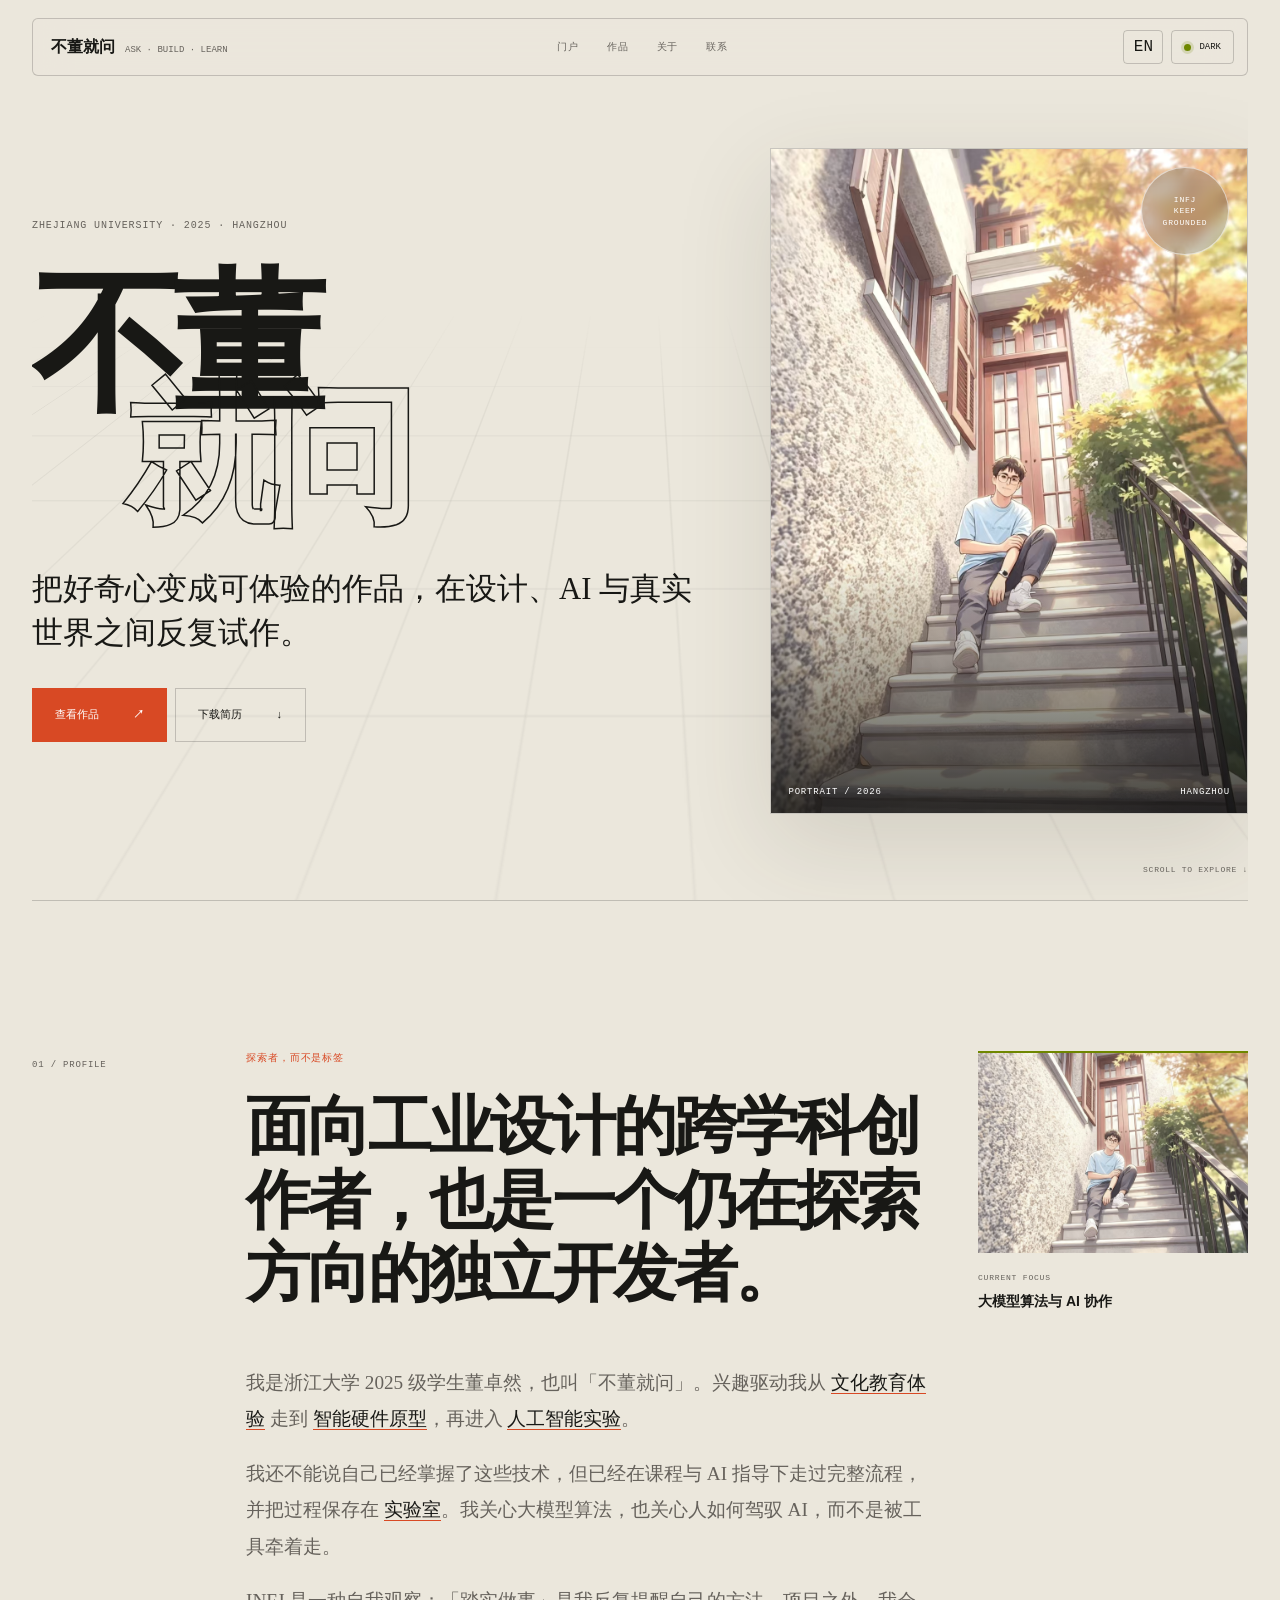
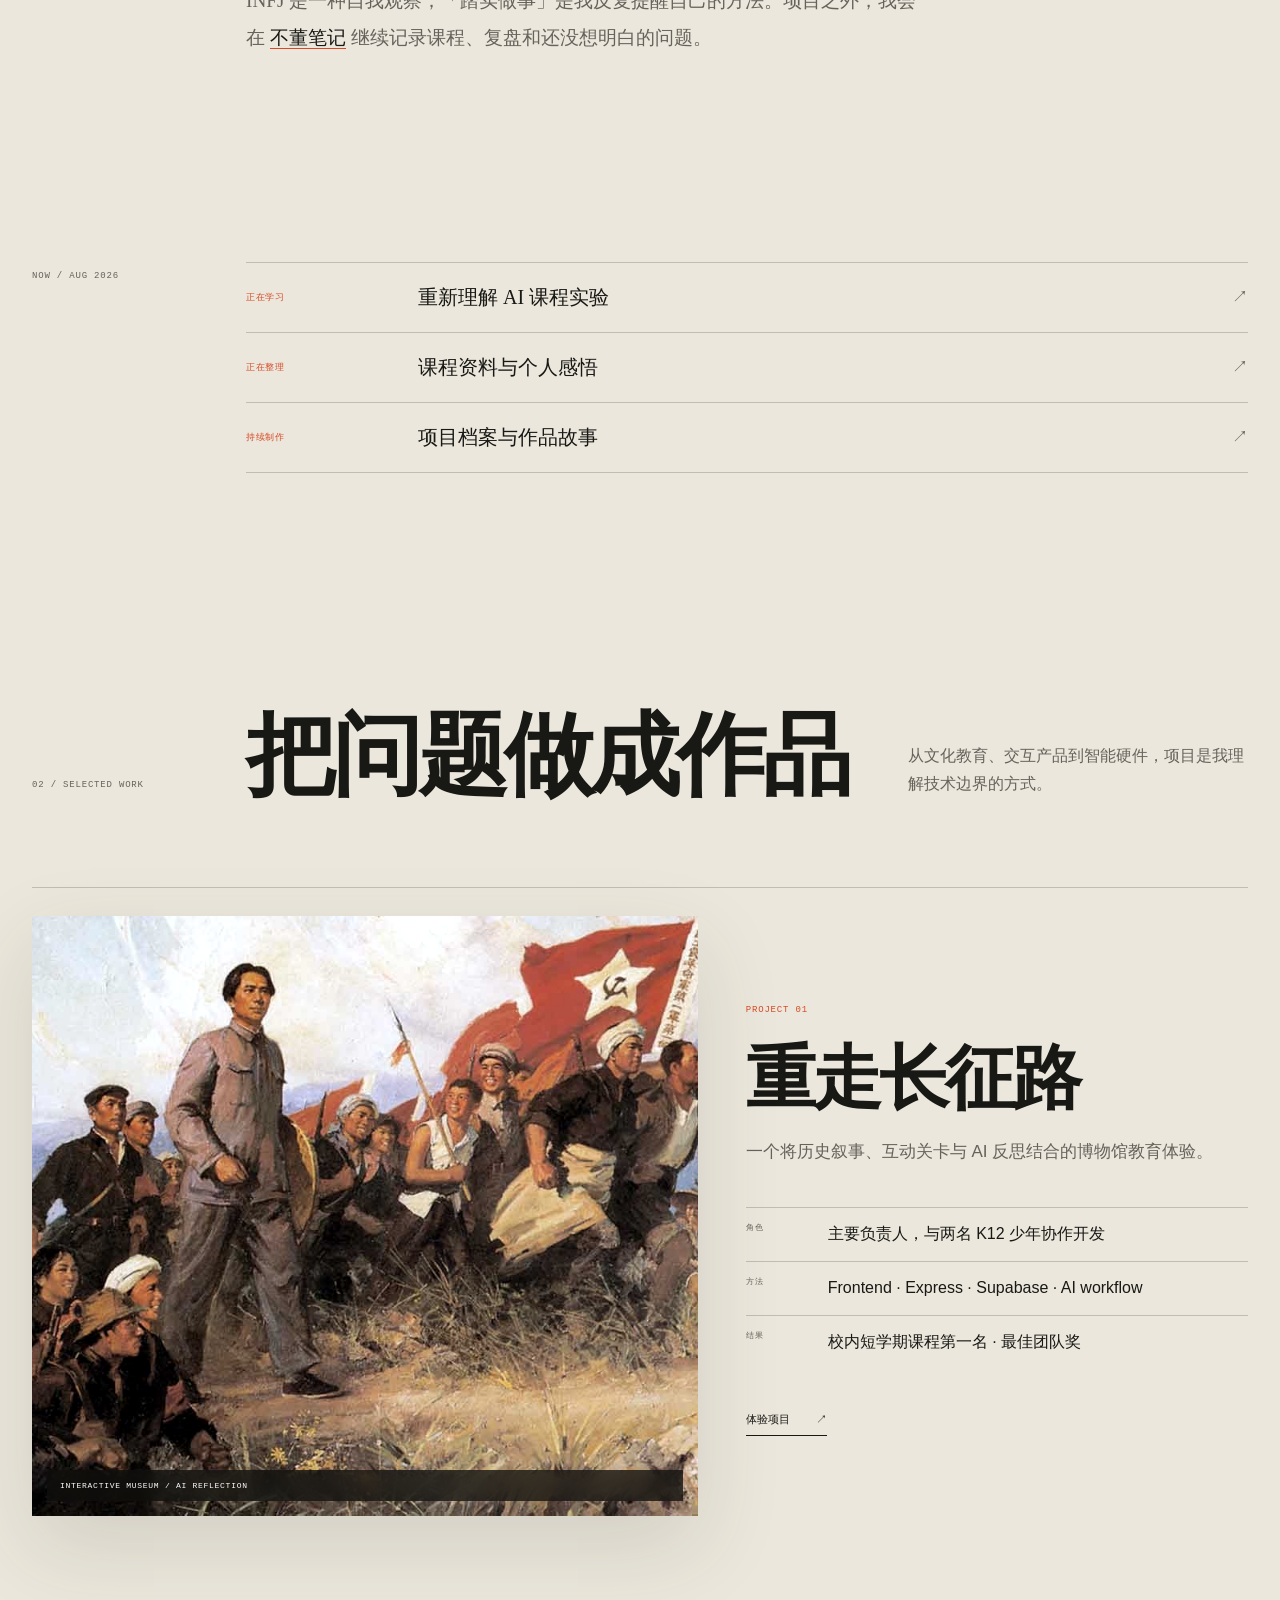
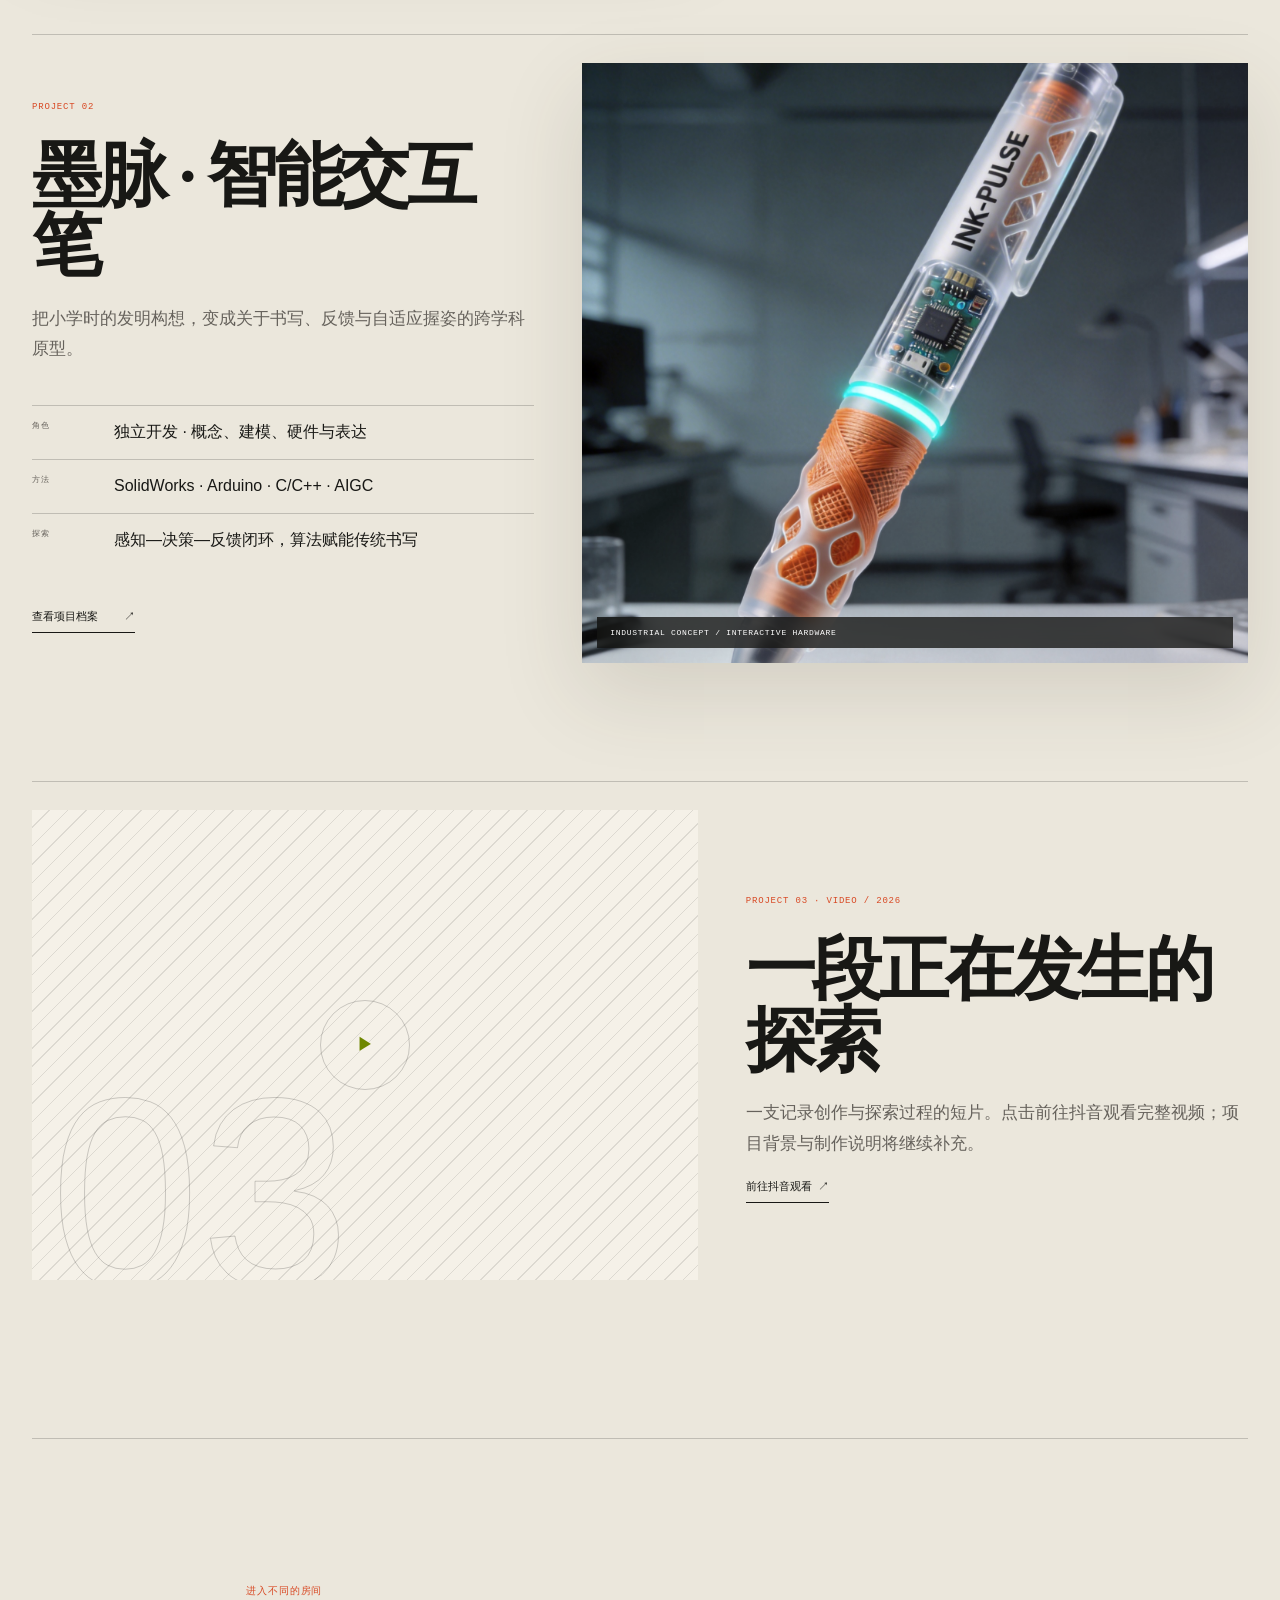
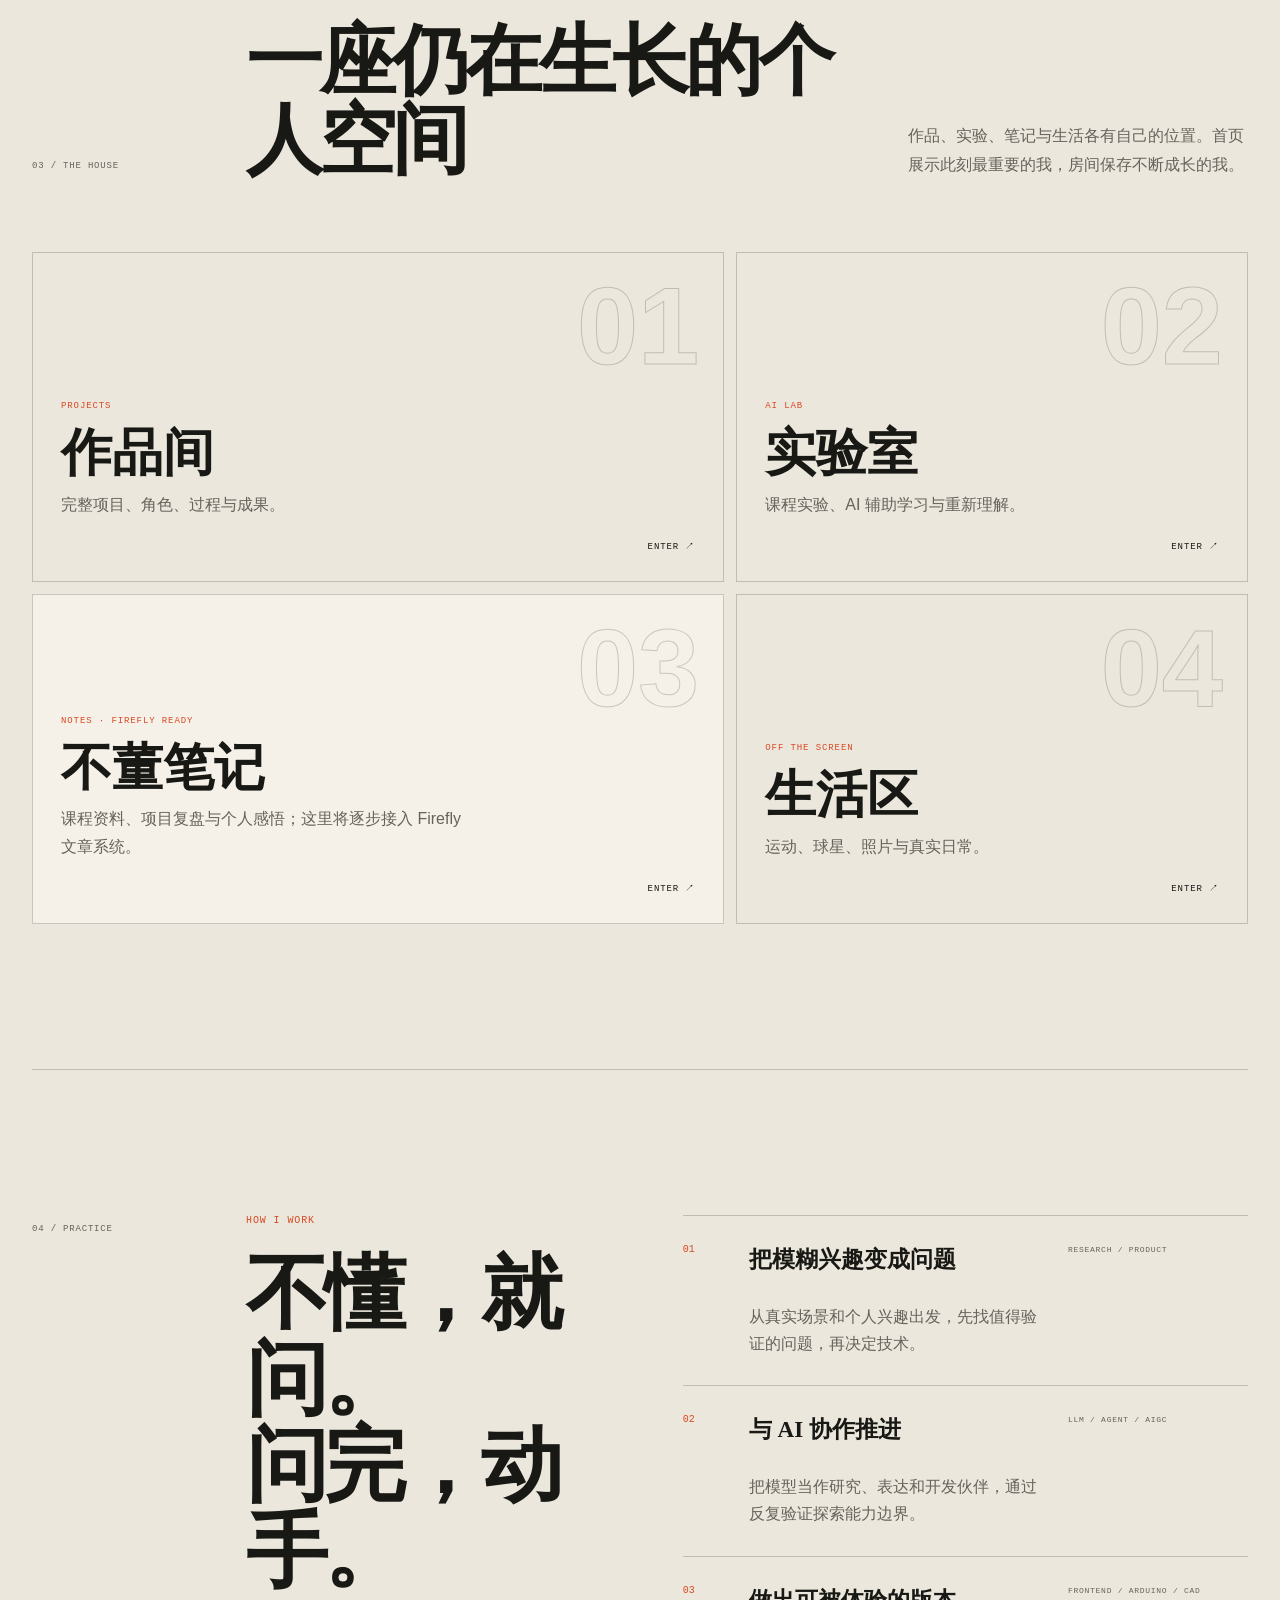
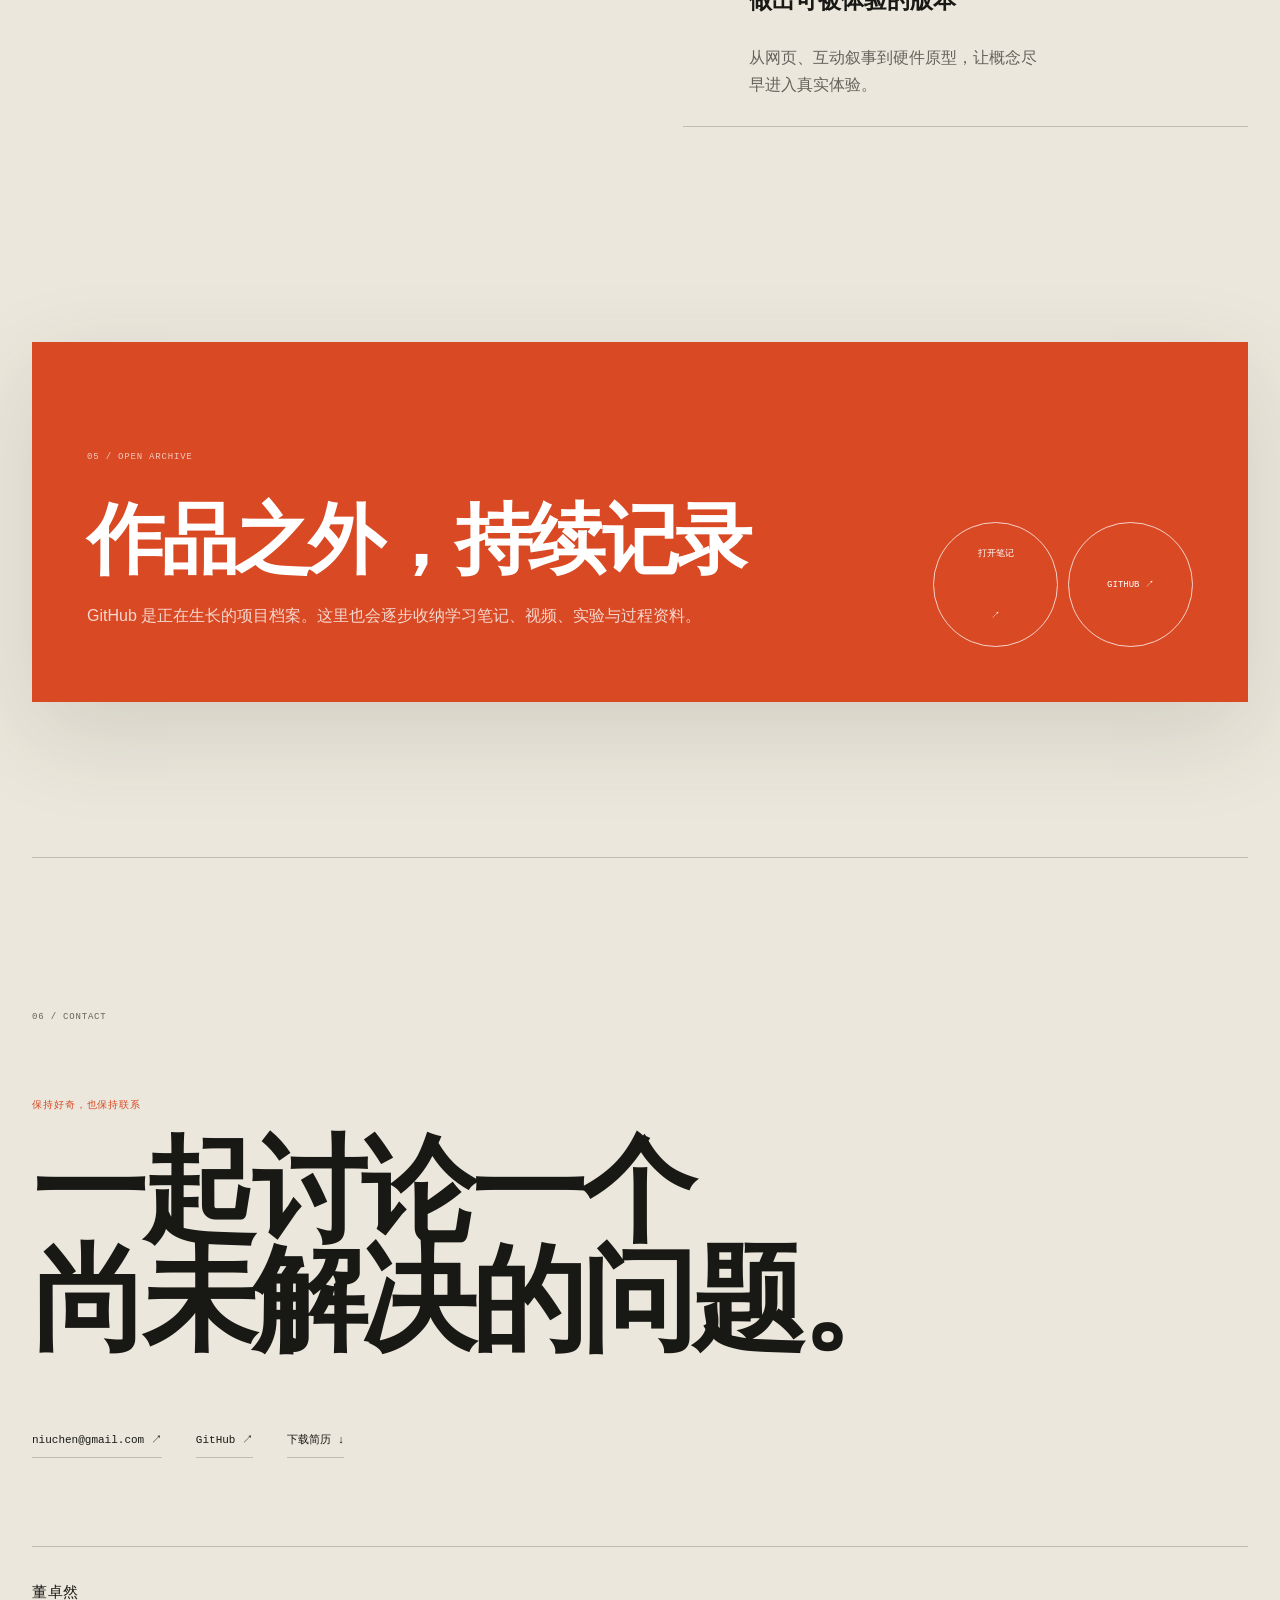
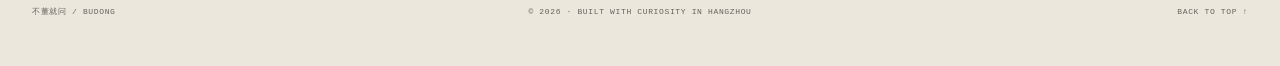
<file: index.html>
<!doctype html>
<html lang="zh-CN" data-theme="dark" data-edit-version="v2">
<head>
  <meta charset="utf-8">
  <meta name="viewport" content="width=device-width,initial-scale=1">
  <meta name="description" content="董卓然的个人作品集：设计、AI、交互产品与跨学科探索。">
  <meta name="theme-color" content="#11110f">
  <title>不董就问 · 董卓然</title>
  <link rel="stylesheet" href="style.css">
</head>
<body>
  <a class="skip-link" href="#main">跳到主要内容</a>
  <div class="edit-hotzone" aria-hidden="true"></div>
  <div class="edit-tools" aria-label="页面编辑工具">
    <button class="edit-toggle" type="button">编辑</button>
    <button class="export-button" type="button">导出 HTML</button>
  </div>

  <nav class="nav shell" aria-label="主导航">
    <a class="wordmark" href="#top">
      <strong>不董就问</strong><small>ASK · BUILD · LEARN</small>
    </a>
    <div class="nav-links">
      <a href="#rooms" data-i18n data-zh="门户" data-en="ROOMS">门户</a>
      <a href="#projects" data-i18n data-zh="作品" data-en="WORK">作品</a>
      <a href="#about" data-i18n data-zh="关于" data-en="ABOUT">关于</a>
      <a href="#contact" data-i18n data-zh="联系" data-en="CONTACT">联系</a>
    </div>
    <div class="nav-actions">
      <button id="langToggle" class="mini-button" type="button" aria-label="切换语言">EN</button>
      <button id="themeToggle" class="theme-button" type="button" aria-label="切换深浅主题"><i></i><span>LIGHT</span></button>
    </div>
  </nav>

  <main id="main">
    <section class="hero shell" id="top">
      <div class="hero-grid" aria-hidden="true"></div>
      <div class="hero-copy">
        <p class="meta reveal" data-edit-id="hero-meta">ZHEJIANG UNIVERSITY · 2025 · HANGZHOU</p>
        <h1 class="reveal delay-1" aria-label="不董就问">
          <span data-edit-id="hero-title-1" data-i18n data-zh="不董" data-en="ASK.">不董</span>
          <span class="outline" data-edit-id="hero-title-2" data-i18n data-zh="就问" data-en="BUILD.">就问</span>
        </h1>
        <p class="tagline reveal delay-2" data-edit-id="hero-tagline" data-i18n
           data-zh="把好奇心变成可体验的作品，在设计、AI 与真实世界之间反复试作。"
           data-en="Turning curiosity into tangible experiences through design, AI and hands-on experimentation.">
          把好奇心变成可体验的作品，在设计、AI 与真实世界之间反复试作。
        </p>
        <div class="hero-actions reveal delay-2">
          <a class="button primary" href="#projects"><span data-i18n data-zh="查看作品" data-en="VIEW PROJECTS">查看作品</span><b>↗</b></a>
          <a class="button" href="resume-placeholder.txt" download><span data-i18n data-zh="下载简历" data-en="RÉSUMÉ">下载简历</span><b>↓</b></a>
        </div>
      </div>
      <figure class="portrait reveal delay-1">
        <img src="assets/portrait-anime.jpg" alt="董卓然的动漫风格个人照片">
        <figcaption><span>PORTRAIT / 2026</span><span>HANGZHOU</span></figcaption>
        <div class="portrait-mark">INFJ<br>KEEP<br>GROUNDED</div>
      </figure>
      <p class="scroll-note">SCROLL TO EXPLORE ↓</p>
    </section>

    <section class="profile shell" id="about">
      <p class="section-no">01 / PROFILE</p>
      <div class="profile-main">
        <p class="eyebrow" data-edit-id="profile-eyebrow" data-i18n data-zh="探索者，而不是标签" data-en="AN EXPLORER, NOT A LABEL">探索者，而不是标签</p>
        <h2 data-edit-id="profile-title" data-i18n
            data-zh="面向工业设计的跨学科创作者，也是一个仍在探索方向的独立开发者。"
            data-en="A cross-disciplinary maker moving toward industrial design — and an independent developer still exploring what comes next.">
          面向工业设计的跨学科创作者，也是一个仍在探索方向的独立开发者。
        </h2>
        <div class="bio-story">
          <p data-edit-id="profile-bio-1" data-i18n
             data-zh="我是浙江大学 2025 级学生董卓然，也叫「不董就问」。兴趣驱动我从 <a href='#projects'>文化教育体验</a> 走到 <a href='#projects'>智能硬件原型</a>，再进入 <a href='lab/'>人工智能实验</a>。"
             data-en="I’m Zhuoran Dong, a 2025 undergraduate at Zhejiang University — also known as BUDONG. Curiosity has taken me from <a href='#projects'>cultural learning experiences</a> to <a href='#projects'>intelligent hardware</a>, and into the <a href='lab/'>AI lab</a>.">
            我是浙江大学 2025 级学生董卓然，也叫「不董就问」。兴趣驱动我从 <a href="#projects">文化教育体验</a> 走到 <a href="#projects">智能硬件原型</a>，再进入 <a href="lab/">人工智能实验</a>。
          </p>
          <p data-edit-id="profile-bio-2" data-i18n
             data-zh="我还不能说自己已经掌握了这些技术，但已经在课程与 AI 指导下走过完整流程，并把过程保存在 <a href='lab/'>实验室</a>。我关心大模型算法，也关心人如何驾驭 AI，而不是被工具牵着走。"
             data-en="I can’t claim mastery yet, but I have completed full workflows with course and AI guidance and preserved the process in my <a href='lab/'>lab</a>. I care about LLM algorithms — and about directing AI rather than being directed by tools.">
            我还不能说自己已经掌握了这些技术，但已经在课程与 AI 指导下走过完整流程，并把过程保存在 <a href="lab/">实验室</a>。我关心大模型算法，也关心人如何驾驭 AI，而不是被工具牵着走。
          </p>
          <p data-edit-id="profile-bio-3" data-i18n data-zh="INFJ 是一种自我观察；「踏实做事」是我反复提醒自己的方法。项目之外，我会在 <a href='notes/'>不董笔记</a> 继续记录课程、复盘和还没想明白的问题。" data-en="INFJ is a lens for reflection; staying grounded is the practice I keep returning to. Beyond projects, <a href='notes/'>BUDONG Notes</a> will hold course notes, retrospectives, and questions I haven’t figured out yet.">INFJ 是一种自我观察；「踏实做事」是我反复提醒自己的方法。项目之外，我会在 <a href="notes/">不董笔记</a> 继续记录课程、复盘和还没想明白的问题。</p>
        </div>
      </div>
      <aside class="focus-card">
        <img src="assets/portrait-anime.jpg" alt="董卓然个人照片局部">
        <p><small>CURRENT FOCUS</small><strong data-i18n data-zh="大模型算法与 AI 协作" data-en="LLM ALGORITHMS & AI COLLABORATION">大模型算法与 AI 协作</strong></p>
      </aside>
    </section>

    <section class="now shell" aria-label="最近状态">
      <p class="section-no">NOW / AUG 2026</p>
      <div class="now-list">
        <a href="lab/"><small data-i18n data-zh="正在学习" data-en="LEARNING">正在学习</small><strong data-i18n data-zh="重新理解 AI 课程实验" data-en="RELEARNING MY AI LABS">重新理解 AI 课程实验</strong><span>↗</span></a>
        <a href="notes/"><small data-i18n data-zh="正在整理" data-en="WRITING">正在整理</small><strong data-i18n data-zh="课程资料与个人感悟" data-en="COURSE NOTES & REFLECTIONS">课程资料与个人感悟</strong><span>↗</span></a>
        <a href="projects/"><small data-i18n data-zh="持续制作" data-en="MAKING">持续制作</small><strong data-i18n data-zh="项目档案与作品故事" data-en="PROJECT FILES & STORIES">项目档案与作品故事</strong><span>↗</span></a>
      </div>
    </section>

    <section class="projects shell" id="projects">
      <header class="section-header">
        <p class="section-no">02 / SELECTED WORK</p>
        <h2 data-edit-id="projects-title" data-i18n data-zh="把问题做成作品" data-en="TURN QUESTIONS INTO WORK">把问题做成作品</h2>
        <p data-edit-id="projects-intro" data-i18n
           data-zh="从文化教育、交互产品到智能硬件，项目是我理解技术边界的方式。"
           data-en="From cultural education to interactive products and intelligent hardware, projects are how I learn the edge of technology.">
          从文化教育、交互产品到智能硬件，项目是我理解技术边界的方式。
        </p>
      </header>

      <article class="project project-wide">
        <figure class="project-image"><img src="assets/long-march-cover.jpg" alt="《重走长征路》项目封面"><figcaption>INTERACTIVE MUSEUM / AI REFLECTION</figcaption></figure>
        <div class="project-info">
          <p class="project-no">PROJECT 01</p>
          <h3 data-edit-id="project-01-title" data-i18n data-zh="重走长征路" data-en="RETRACING THE LONG MARCH">重走长征路</h3>
          <p class="lead" data-edit-id="project-01-summary" data-i18n
             data-zh="一个将历史叙事、互动关卡与 AI 反思结合的博物馆教育体验。"
             data-en="A museum learning experience combining historical narrative, interactive stages and AI reflection.">
            一个将历史叙事、互动关卡与 AI 反思结合的博物馆教育体验。
          </p>
          <dl>
            <div><dt data-i18n data-zh="角色" data-en="ROLE">角色</dt><dd data-edit-id="project-01-role" data-i18n data-zh="主要负责人，与两名 K12 少年协作开发" data-en="Project lead, developed with two K12 students">主要负责人，与两名 K12 少年协作开发</dd></div>
            <div><dt data-i18n data-zh="方法" data-en="METHOD">方法</dt><dd>Frontend · Express · Supabase · AI workflow</dd></div>
            <div><dt data-i18n data-zh="结果" data-en="OUTCOME">结果</dt><dd data-edit-id="project-01-result" data-i18n data-zh="校内短学期课程第一名 · 最佳团队奖" data-en="1st place · Best Team Award, university short-term course">校内短学期课程第一名 · 最佳团队奖</dd></div>
          </dl>
          <a class="text-link" href="https://niuchen476-svg.github.io/huozi-project/#/" target="_blank" rel="noreferrer"><span data-i18n data-zh="体验项目" data-en="OPEN PROJECT">体验项目</span> ↗</a>
        </div>
      </article>

      <article class="project project-reverse">
        <div class="project-info">
          <p class="project-no">PROJECT 02</p>
          <h3 data-edit-id="project-02-title" data-i18n data-zh="墨脉 · 智能交互笔" data-en="INK-PULSE · SMART PEN">墨脉 · 智能交互笔</h3>
          <p class="lead" data-edit-id="project-02-summary" data-i18n
             data-zh="把小学时的发明构想，变成关于书写、反馈与自适应握姿的跨学科原型。"
             data-en="An elementary-school invention revisited as a cross-disciplinary prototype about handwriting, feedback and adaptive grip.">
            把小学时的发明构想，变成关于书写、反馈与自适应握姿的跨学科原型。
          </p>
          <dl>
            <div><dt data-i18n data-zh="角色" data-en="ROLE">角色</dt><dd data-edit-id="project-02-role" data-i18n data-zh="独立开发 · 概念、建模、硬件与表达" data-en="Independent — concept, modeling, hardware and storytelling">独立开发 · 概念、建模、硬件与表达</dd></div>
            <div><dt data-i18n data-zh="方法" data-en="METHOD">方法</dt><dd>SolidWorks · Arduino · C/C++ · AIGC</dd></div>
            <div><dt data-i18n data-zh="探索" data-en="INQUIRY">探索</dt><dd data-edit-id="project-02-result" data-i18n data-zh="感知—决策—反馈闭环，算法赋能传统书写" data-en="A sensing–decision–feedback loop for augmented handwriting">感知—决策—反馈闭环，算法赋能传统书写</dd></div>
          </dl>
          <a class="text-link" href="https://github.com/niuchen476-svg/Smart-Electronic-Pen" target="_blank" rel="noreferrer"><span data-i18n data-zh="查看项目档案" data-en="READ CASE FILE">查看项目档案</span> ↗</a>
        </div>
        <figure class="project-image"><img src="assets/ink-pulse-product.png" alt="墨脉智能交互笔概念效果图" loading="lazy"><figcaption>INDUSTRIAL CONCEPT / INTERACTIVE HARDWARE</figcaption></figure>
      </article>

      <article class="project upcoming">
        <a class="upcoming-art" href="https://www.douyin.com/video/7651877997843079808" target="_blank" rel="noopener noreferrer" aria-label="在抖音观看第三个视频作品"><span>03</span><b>▶</b></a>
        <div class="project-info">
          <p class="project-no">PROJECT 03 · VIDEO / 2026</p>
          <h3 data-edit-id="project-03-title" data-i18n data-zh="一段正在发生的探索" data-en="AN EXPLORATION IN MOTION">一段正在发生的探索</h3>
          <p class="lead" data-edit-id="project-03-summary" data-i18n
             data-zh="一支记录创作与探索过程的短片。点击前往抖音观看完整视频；项目背景与制作说明将继续补充。"
             data-en="A short film documenting an ongoing creative exploration. Watch the full video on Douyin; project context and production notes will follow.">
            一支记录创作与探索过程的短片。点击前往抖音观看完整视频；项目背景与制作说明将继续补充。
          </p>
          <a class="text-link" href="https://www.douyin.com/video/7651877997843079808" target="_blank" rel="noopener noreferrer" data-i18n data-zh="前往抖音观看 ↗" data-en="WATCH ON DOUYIN ↗">前往抖音观看 ↗</a>
        </div>
      </article>
    </section>

    <section class="rooms shell" id="rooms">
      <header class="rooms-header">
        <p class="section-no">03 / THE HOUSE</p>
        <div><p class="eyebrow" data-i18n data-zh="进入不同的房间" data-en="CHOOSE A ROOM">进入不同的房间</p><h2 data-edit-id="rooms-title" data-i18n data-zh="一座仍在生长的个人空间" data-en="A PERSONAL SPACE STILL IN THE MAKING">一座仍在生长的个人空间</h2></div>
        <p data-edit-id="rooms-desc" data-i18n data-zh="作品、实验、笔记与生活各有自己的位置。首页展示此刻最重要的我，房间保存不断成长的我。" data-en="Projects, experiments, notes and life each have their own place. The homepage shows what matters now; the rooms preserve what keeps growing.">作品、实验、笔记与生活各有自己的位置。首页展示此刻最重要的我，房间保存不断成长的我。</p>
      </header>
      <div class="room-grid">
        <a class="room-card room-projects" href="projects/"><span>01</span><small>PROJECTS</small><h3 data-i18n data-zh="作品间" data-en="PROJECT ROOM">作品间</h3><p data-i18n data-zh="完整项目、角色、过程与成果。" data-en="Full cases, roles, process and outcomes.">完整项目、角色、过程与成果。</p><b>ENTER ↗</b></a>
        <a class="room-card room-lab" href="lab/"><span>02</span><small>AI LAB</small><h3 data-i18n data-zh="实验室" data-en="AI LAB">实验室</h3><p data-i18n data-zh="课程实验、AI 辅助学习与重新理解。" data-en="Course experiments, AI-assisted learning and relearning.">课程实验、AI 辅助学习与重新理解。</p><b>ENTER ↗</b></a>
        <a class="room-card room-notes" href="notes/"><span>03</span><small>NOTES · FIREFLY READY</small><h3 data-i18n data-zh="不董笔记" data-en="BUDONG NOTES">不董笔记</h3><p data-i18n data-zh="课程资料、项目复盘与个人感悟；这里将逐步接入 Firefly 文章系统。" data-en="Course notes, project reflections and personal thoughts — gradually growing into a Firefly-powered journal.">课程资料、项目复盘与个人感悟；这里将逐步接入 Firefly 文章系统。</p><b>ENTER ↗</b></a>
        <a class="room-card room-life" href="life/"><span>04</span><small>OFF THE SCREEN</small><h3 data-i18n data-zh="生活区" data-en="OFF THE SCREEN">生活区</h3><p data-i18n data-zh="运动、球星、照片与真实日常。" data-en="Sports, athletes, photographs and everyday life.">运动、球星、照片与真实日常。</p><b>ENTER ↗</b></a>
      </div>
    </section>

    <section class="practice shell">
      <p class="section-no">04 / PRACTICE</p>
      <div class="practice-title"><p class="eyebrow">HOW I WORK</p><h2 data-edit-id="practice-title" data-i18n data-zh="不懂，就问。\n问完，动手。" data-en="ASK FIRST.\nTHEN MAKE.">不懂，就问。<br>问完，动手。</h2></div>
      <div class="practice-list">
        <div><span>01</span><h3 data-edit-id="practice-01" data-i18n data-zh="把模糊兴趣变成问题" data-en="FRAME THE CURIOSITY">把模糊兴趣变成问题</h3><p data-edit-id="practice-01-desc" data-i18n data-zh="从真实场景和个人兴趣出发，先找值得验证的问题，再决定技术。" data-en="Start with a real context and a question worth testing before choosing the technology.">从真实场景和个人兴趣出发，先找值得验证的问题，再决定技术。</p><small>RESEARCH / PRODUCT</small></div>
        <div><span>02</span><h3 data-edit-id="practice-02" data-i18n data-zh="与 AI 协作推进" data-en="DIRECT AI WITH INTENT">与 AI 协作推进</h3><p data-edit-id="practice-02-desc" data-i18n data-zh="把模型当作研究、表达和开发伙伴，通过反复验证探索能力边界。" data-en="Use models as research, expression and development partners — with deliberate iteration and verification.">把模型当作研究、表达和开发伙伴，通过反复验证探索能力边界。</p><small>LLM / AGENT / AIGC</small></div>
        <div><span>03</span><h3 data-edit-id="practice-03" data-i18n data-zh="做出可被体验的版本" data-en="MAKE IT TANGIBLE">做出可被体验的版本</h3><p data-edit-id="practice-03-desc" data-i18n data-zh="从网页、互动叙事到硬件原型，让概念尽早进入真实体验。" data-en="Move ideas into real experience early, from web interactions and narrative systems to hardware prototypes.">从网页、互动叙事到硬件原型，让概念尽早进入真实体验。</p><small>FRONTEND / ARDUINO / CAD</small></div>
      </div>
    </section>

    <section class="archive shell">
      <div><p class="section-no">05 / OPEN ARCHIVE</p><h2 data-edit-id="archive-title" data-i18n data-zh="作品之外，持续记录" data-en="BEYOND PROJECTS, KEEP RECORDING">作品之外，持续记录</h2><p data-edit-id="archive-desc" data-i18n data-zh="GitHub 是正在生长的项目档案。这里也会逐步收纳学习笔记、视频、实验与过程资料。" data-en="GitHub is the living archive. Notes, videos, experiments and process material will gradually find a home here.">GitHub 是正在生长的项目档案。这里也会逐步收纳学习笔记、视频、实验与过程资料。</p></div>
      <div class="archive-links"><a href="notes/"><span data-i18n data-zh="打开笔记" data-en="OPEN NOTES">打开笔记</span> ↗</a><a href="https://github.com/niuchen476-svg?tab=repositories" target="_blank" rel="noreferrer">GITHUB ↗</a></div>
    </section>

    <section class="contact shell" id="contact">
      <p class="section-no">06 / CONTACT</p>
      <p class="eyebrow" data-i18n data-zh="保持好奇，也保持联系" data-en="STAY CURIOUS. STAY IN TOUCH.">保持好奇，也保持联系</p>
      <h2 data-edit-id="contact-title" data-i18n data-zh="一起讨论一个\n尚未解决的问题。" data-en="LET'S TALK ABOUT\nAN UNSOLVED QUESTION.">一起讨论一个<br>尚未解决的问题。</h2>
      <div class="contact-links"><a href="mailto:niuchen@gmail.com">niuchen@gmail.com ↗</a><a href="https://github.com/niuchen476-svg" target="_blank" rel="noreferrer">GitHub ↗</a><a href="resume-placeholder.txt" download><span data-i18n data-zh="下载简历" data-en="RÉSUMÉ">下载简历</span> ↓</a></div>
    </section>
  </main>

  <footer class="footer shell"><div><strong>董卓然</strong><span>不董就问 / BUDONG</span></div><p>© 2026 · BUILT WITH CURIOSITY IN HANGZHOU</p><a href="#top">BACK TO TOP ↑</a></footer>
  <script src="script.js"></script>
</body>
</html>
</file>
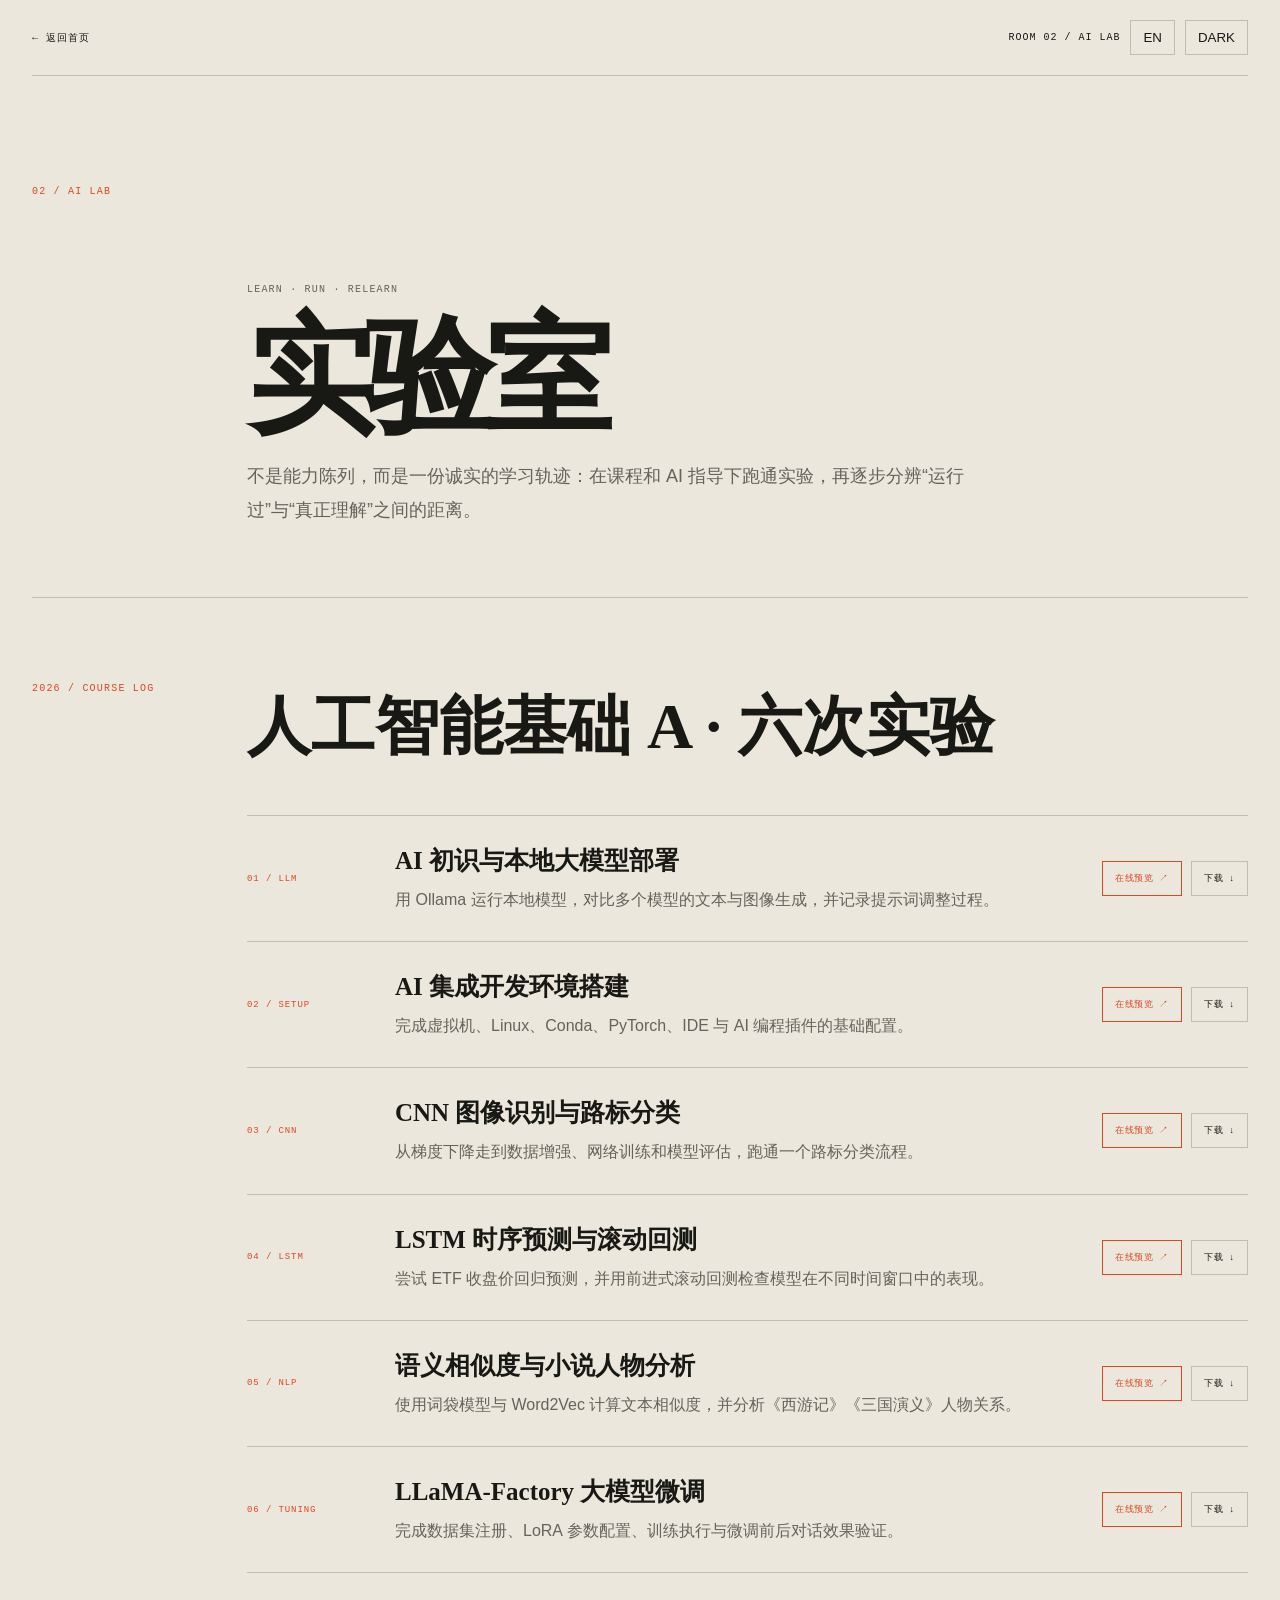
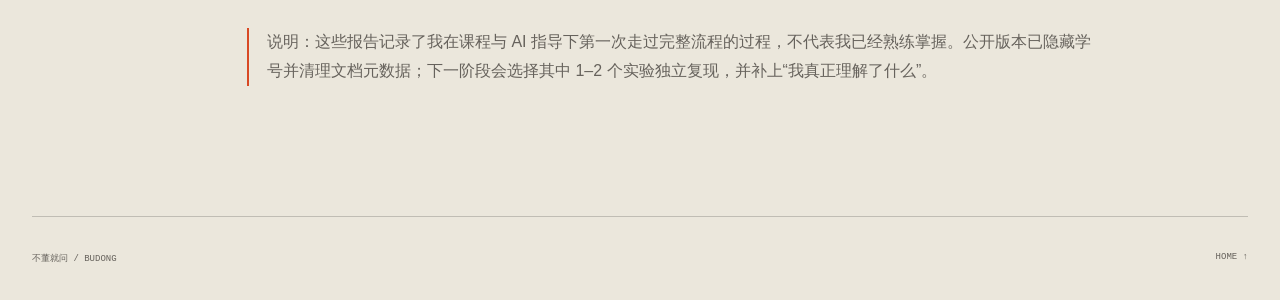
<file: lab/index.html>
<!doctype html><html lang="zh-CN" data-theme="dark" data-edit-version="lab-v2"><head><meta charset="utf-8"><meta name="viewport" content="width=device-width,initial-scale=1"><meta name="description" content="董卓然的人工智能课程实验、复现计划与学习反思。"><title>AI 实验室 · 不董就问</title><link rel="stylesheet" href="../room.css"></head><body>
<div class="edit-hotzone" aria-hidden="true"></div><div class="edit-tools"><button class="edit-toggle">编辑</button><button class="export-button">导出 HTML</button></div>
<nav class="room-nav shell"><a href="../">← <span data-i18n data-zh="返回首页" data-en="BACK HOME">返回首页</span></a><div><span>ROOM 02 / AI LAB</span><button id="langToggle">EN</button><button id="themeToggle"><span>LIGHT</span></button></div></nav>
<main><section class="room-hero shell"><span class="room-no">02 / AI LAB</span><div><small>LEARN · RUN · RELEARN</small><h1 data-edit-id="lab-title" data-i18n data-zh="实验室" data-en="AI LAB">实验室</h1><p data-edit-id="lab-desc" data-i18n data-zh="不是能力陈列，而是一份诚实的学习轨迹：在课程和 AI 指导下跑通实验，再逐步分辨“运行过”与“真正理解”之间的距离。" data-en="Not a display of mastery, but an honest learning trail: completing experiments with course and AI guidance, then learning the distance between running code and understanding it.">不是能力陈列，而是一份诚实的学习轨迹：在课程和 AI 指导下跑通实验，再逐步分辨“运行过”与“真正理解”之间的距离。</p></div></section>
<section class="room-content shell"><header><span class="room-no">2026 / COURSE LOG</span><h2 data-i18n data-zh="人工智能基础 A · 六次实验" data-en="FOUNDATIONS OF AI · SIX LABS">人工智能基础 A · 六次实验</h2></header><div class="resource-list">
<article class="resource"><span>01 / LLM</span><div><h3 data-i18n data-zh="AI 初识与本地大模型部署" data-en="AI BASICS & LOCAL LLM DEPLOYMENT">AI 初识与本地大模型部署</h3><p data-i18n data-zh="用 Ollama 运行本地模型，对比多个模型的文本与图像生成，并记录提示词调整过程。" data-en="Ran local models with Ollama, compared text and image generation, and documented prompt iteration.">用 Ollama 运行本地模型，对比多个模型的文本与图像生成，并记录提示词调整过程。</p></div><div class="resource-actions"><a href="../assets/courses/ai-experiments/experiment-01-llm-deployment.pdf" target="_blank" rel="noreferrer" data-i18n data-zh="在线预览 ↗" data-en="PREVIEW ↗">在线预览 ↗</a><a href="../assets/courses/ai-experiments/experiment-01-llm-deployment.pdf" download data-i18n data-zh="下载 ↓" data-en="DOWNLOAD ↓">下载 ↓</a></div></article>
<article class="resource"><span>02 / SETUP</span><div><h3 data-i18n data-zh="AI 集成开发环境搭建" data-en="AI DEVELOPMENT ENVIRONMENT">AI 集成开发环境搭建</h3><p data-i18n data-zh="完成虚拟机、Linux、Conda、PyTorch、IDE 与 AI 编程插件的基础配置。" data-en="Set up a virtual machine, Linux, Conda, PyTorch, IDEs, and an AI coding assistant.">完成虚拟机、Linux、Conda、PyTorch、IDE 与 AI 编程插件的基础配置。</p></div><div class="resource-actions"><a href="../assets/courses/ai-experiments/experiment-02-ai-environment.pdf" target="_blank" rel="noreferrer" data-i18n data-zh="在线预览 ↗" data-en="PREVIEW ↗">在线预览 ↗</a><a href="../assets/courses/ai-experiments/experiment-02-ai-environment.pdf" download data-i18n data-zh="下载 ↓" data-en="DOWNLOAD ↓">下载 ↓</a></div></article>
<article class="resource"><span>03 / CNN</span><div><h3 data-i18n data-zh="CNN 图像识别与路标分类" data-en="CNN TRAFFIC-SIGN CLASSIFICATION">CNN 图像识别与路标分类</h3><p data-i18n data-zh="从梯度下降走到数据增强、网络训练和模型评估，跑通一个路标分类流程。" data-en="Moved from gradient descent to augmentation, training, and evaluation in a traffic-sign classification workflow.">从梯度下降走到数据增强、网络训练和模型评估，跑通一个路标分类流程。</p></div><div class="resource-actions"><a href="../assets/courses/ai-experiments/experiment-03-cnn-traffic-signs.pdf" target="_blank" rel="noreferrer" data-i18n data-zh="在线预览 ↗" data-en="PREVIEW ↗">在线预览 ↗</a><a href="../assets/courses/ai-experiments/experiment-03-cnn-traffic-signs.pdf" download data-i18n data-zh="下载 ↓" data-en="DOWNLOAD ↓">下载 ↓</a></div></article>
<article class="resource"><span>04 / LSTM</span><div><h3 data-i18n data-zh="LSTM 时序预测与滚动回测" data-en="LSTM FORECASTING & BACKTESTING">LSTM 时序预测与滚动回测</h3><p data-i18n data-zh="尝试 ETF 收盘价回归预测，并用前进式滚动回测检查模型在不同时间窗口中的表现。" data-en="Explored ETF closing-price regression and walk-forward backtesting across different time windows.">尝试 ETF 收盘价回归预测，并用前进式滚动回测检查模型在不同时间窗口中的表现。</p></div><div class="resource-actions"><a href="../assets/courses/ai-experiments/experiment-04-lstm-timeseries.pdf" target="_blank" rel="noreferrer" data-i18n data-zh="在线预览 ↗" data-en="PREVIEW ↗">在线预览 ↗</a><a href="../assets/courses/ai-experiments/experiment-04-lstm-timeseries.pdf" download data-i18n data-zh="下载 ↓" data-en="DOWNLOAD ↓">下载 ↓</a></div></article>
<article class="resource"><span>05 / NLP</span><div><h3 data-i18n data-zh="语义相似度与小说人物分析" data-en="SEMANTIC SIMILARITY & NOVEL ANALYSIS">语义相似度与小说人物分析</h3><p data-i18n data-zh="使用词袋模型与 Word2Vec 计算文本相似度，并分析《西游记》《三国演义》人物关系。" data-en="Used bag-of-words and Word2Vec for similarity, then explored character relationships in two Chinese classics.">使用词袋模型与 Word2Vec 计算文本相似度，并分析《西游记》《三国演义》人物关系。</p></div><div class="resource-actions"><a href="../assets/courses/ai-experiments/experiment-05-nlp-novel-analysis.pdf" target="_blank" rel="noreferrer" data-i18n data-zh="在线预览 ↗" data-en="PREVIEW ↗">在线预览 ↗</a><a href="../assets/courses/ai-experiments/experiment-05-nlp-novel-analysis.pdf" download data-i18n data-zh="下载 ↓" data-en="DOWNLOAD ↓">下载 ↓</a></div></article>
<article class="resource"><span>06 / TUNING</span><div><h3 data-i18n data-zh="LLaMA-Factory 大模型微调" data-en="LLM FINE-TUNING WITH LLAMA-FACTORY">LLaMA-Factory 大模型微调</h3><p data-i18n data-zh="完成数据集注册、LoRA 参数配置、训练执行与微调前后对话效果验证。" data-en="Completed dataset registration, LoRA configuration, training, and before/after inference checks.">完成数据集注册、LoRA 参数配置、训练执行与微调前后对话效果验证。</p></div><div class="resource-actions"><a href="../assets/courses/ai-experiments/experiment-06-llm-finetuning.pdf" target="_blank" rel="noreferrer" data-i18n data-zh="在线预览 ↗" data-en="PREVIEW ↗">在线预览 ↗</a><a href="../assets/courses/ai-experiments/experiment-06-llm-finetuning.pdf" download data-i18n data-zh="下载 ↓" data-en="DOWNLOAD ↓">下载 ↓</a></div></article>
</div><p class="course-note" data-edit-id="lab-note" data-i18n data-zh="说明：这些报告记录了我在课程与 AI 指导下第一次走过完整流程的过程，不代表我已经熟练掌握。公开版本已隐藏学号并清理文档元数据；下一阶段会选择其中 1–2 个实验独立复现，并补上“我真正理解了什么”。" data-en="Note: These reports document my first guided pass through complete workflows; they do not claim mastery. Public copies have the student ID removed and document metadata cleared. Next, I will independently rebuild one or two labs and document what I genuinely understand.">说明：这些报告记录了我在课程与 AI 指导下第一次走过完整流程的过程，不代表我已经熟练掌握。公开版本已隐藏学号并清理文档元数据；下一阶段会选择其中 1–2 个实验独立复现，并补上“我真正理解了什么”。</p></section></main>
<footer class="room-footer shell"><span>不董就问 / BUDONG</span><a href="../">HOME ↑</a></footer><script src="../script.js"></script></body></html>
</file>
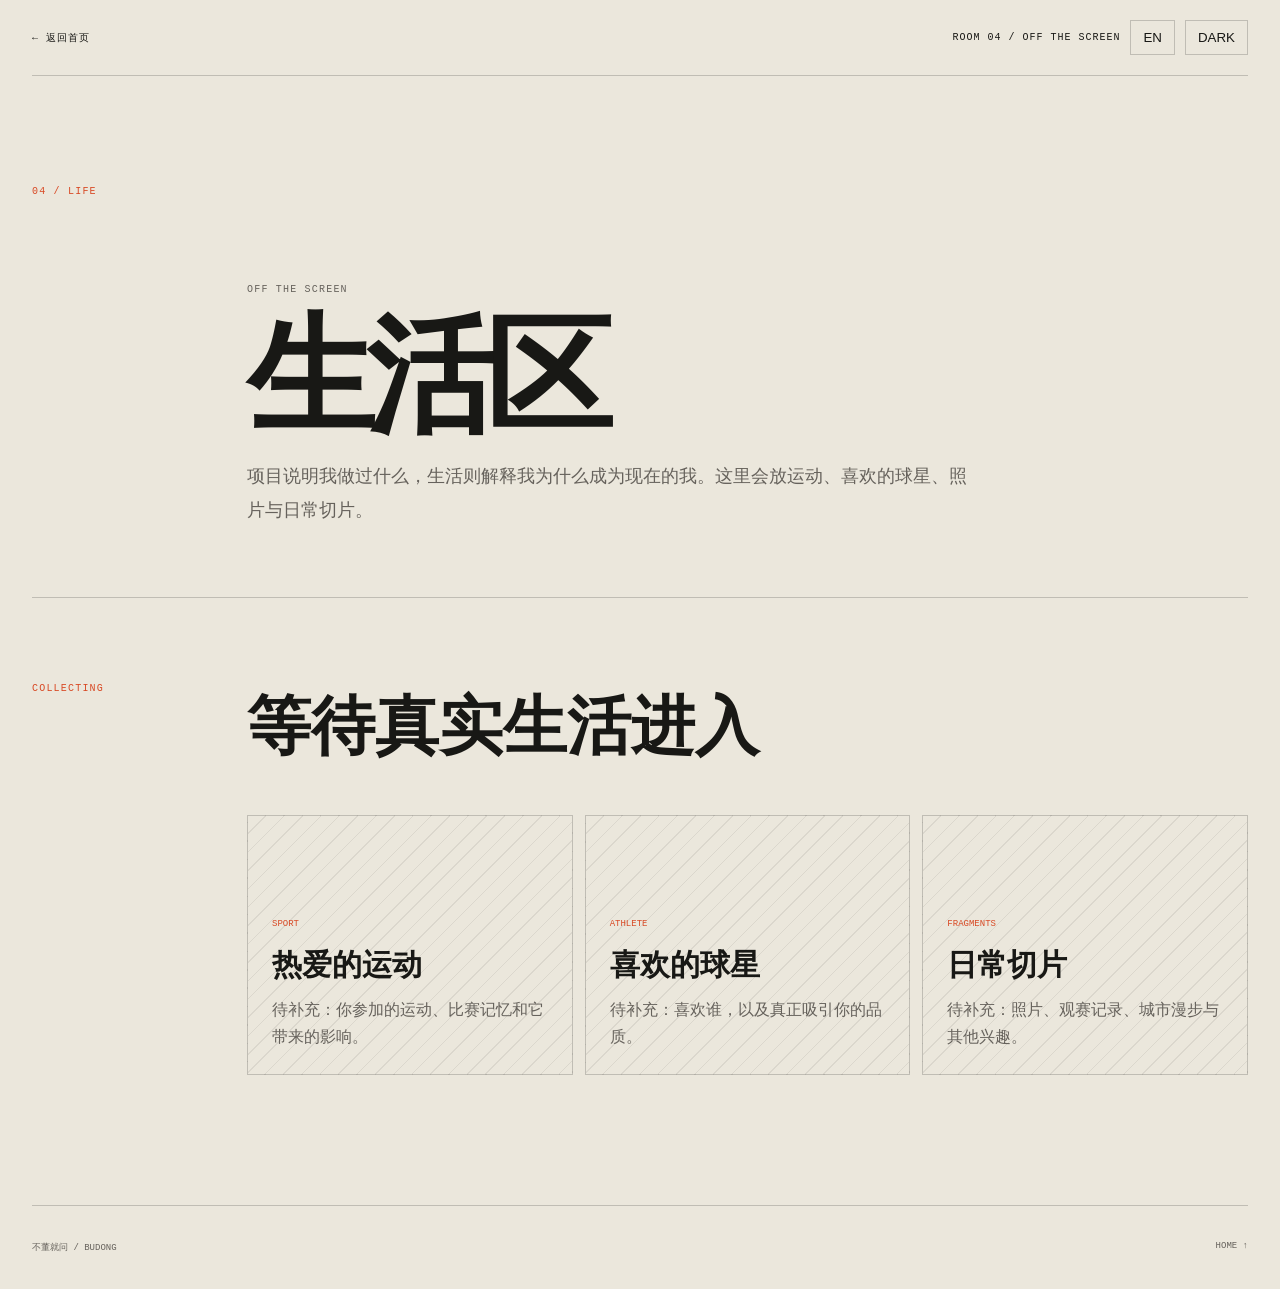
<file: life/index.html>
<!doctype html><html lang="zh-CN" data-theme="dark" data-edit-version="life-v1"><head><meta charset="utf-8"><meta name="viewport" content="width=device-width,initial-scale=1"><meta name="description" content="董卓然在作品与屏幕之外的运动、兴趣和日常。"><title>生活区 · 不董就问</title><link rel="stylesheet" href="../room.css"></head><body>
<div class="edit-hotzone" aria-hidden="true"></div><div class="edit-tools"><button class="edit-toggle">编辑</button><button class="export-button">导出 HTML</button></div><nav class="room-nav shell"><a href="../">← <span data-i18n data-zh="返回首页" data-en="BACK HOME">返回首页</span></a><div><span>ROOM 04 / OFF THE SCREEN</span><button id="langToggle">EN</button><button id="themeToggle"><span>LIGHT</span></button></div></nav>
<main><section class="room-hero shell"><span class="room-no">04 / LIFE</span><div><small>OFF THE SCREEN</small><h1 data-edit-id="life-title" data-i18n data-zh="生活区" data-en="OFF THE SCREEN">生活区</h1><p data-edit-id="life-desc" data-i18n data-zh="项目说明我做过什么，生活则解释我为什么成为现在的我。这里会放运动、喜欢的球星、照片与日常切片。" data-en="Projects show what I have made; life explains who I am becoming. This room will hold sports, athletes I admire, photographs and everyday fragments.">项目说明我做过什么，生活则解释我为什么成为现在的我。这里会放运动、喜欢的球星、照片与日常切片。</p></div></section>
<section class="room-content shell"><header><span class="room-no">COLLECTING</span><h2 data-i18n data-zh="等待真实生活进入" data-en="WAITING FOR REAL LIFE TO ENTER">等待真实生活进入</h2></header><div class="shelves"><article class="shelf placeholder"><small>SPORT</small><h3 data-i18n data-zh="热爱的运动" data-en="SPORTS I LOVE">热爱的运动</h3><p data-i18n data-zh="待补充：你参加的运动、比赛记忆和它带来的影响。" data-en="To add: sports you play, memories from games and how they shaped you.">待补充：你参加的运动、比赛记忆和它带来的影响。</p></article><article class="shelf placeholder"><small>ATHLETE</small><h3 data-i18n data-zh="喜欢的球星" data-en="ATHLETES I ADMIRE">喜欢的球星</h3><p data-i18n data-zh="待补充：喜欢谁，以及真正吸引你的品质。" data-en="To add: who you admire and the qualities that truly resonate.">待补充：喜欢谁，以及真正吸引你的品质。</p></article><article class="shelf placeholder"><small>FRAGMENTS</small><h3 data-i18n data-zh="日常切片" data-en="DAILY FRAGMENTS">日常切片</h3><p data-i18n data-zh="待补充：照片、观赛记录、城市漫步与其他兴趣。" data-en="To add: photographs, game-day notes, city walks and other interests.">待补充：照片、观赛记录、城市漫步与其他兴趣。</p></article></div></section></main><footer class="room-footer shell"><span>不董就问 / BUDONG</span><a href="../">HOME ↑</a></footer><script src="../script.js"></script></body></html>
</file>
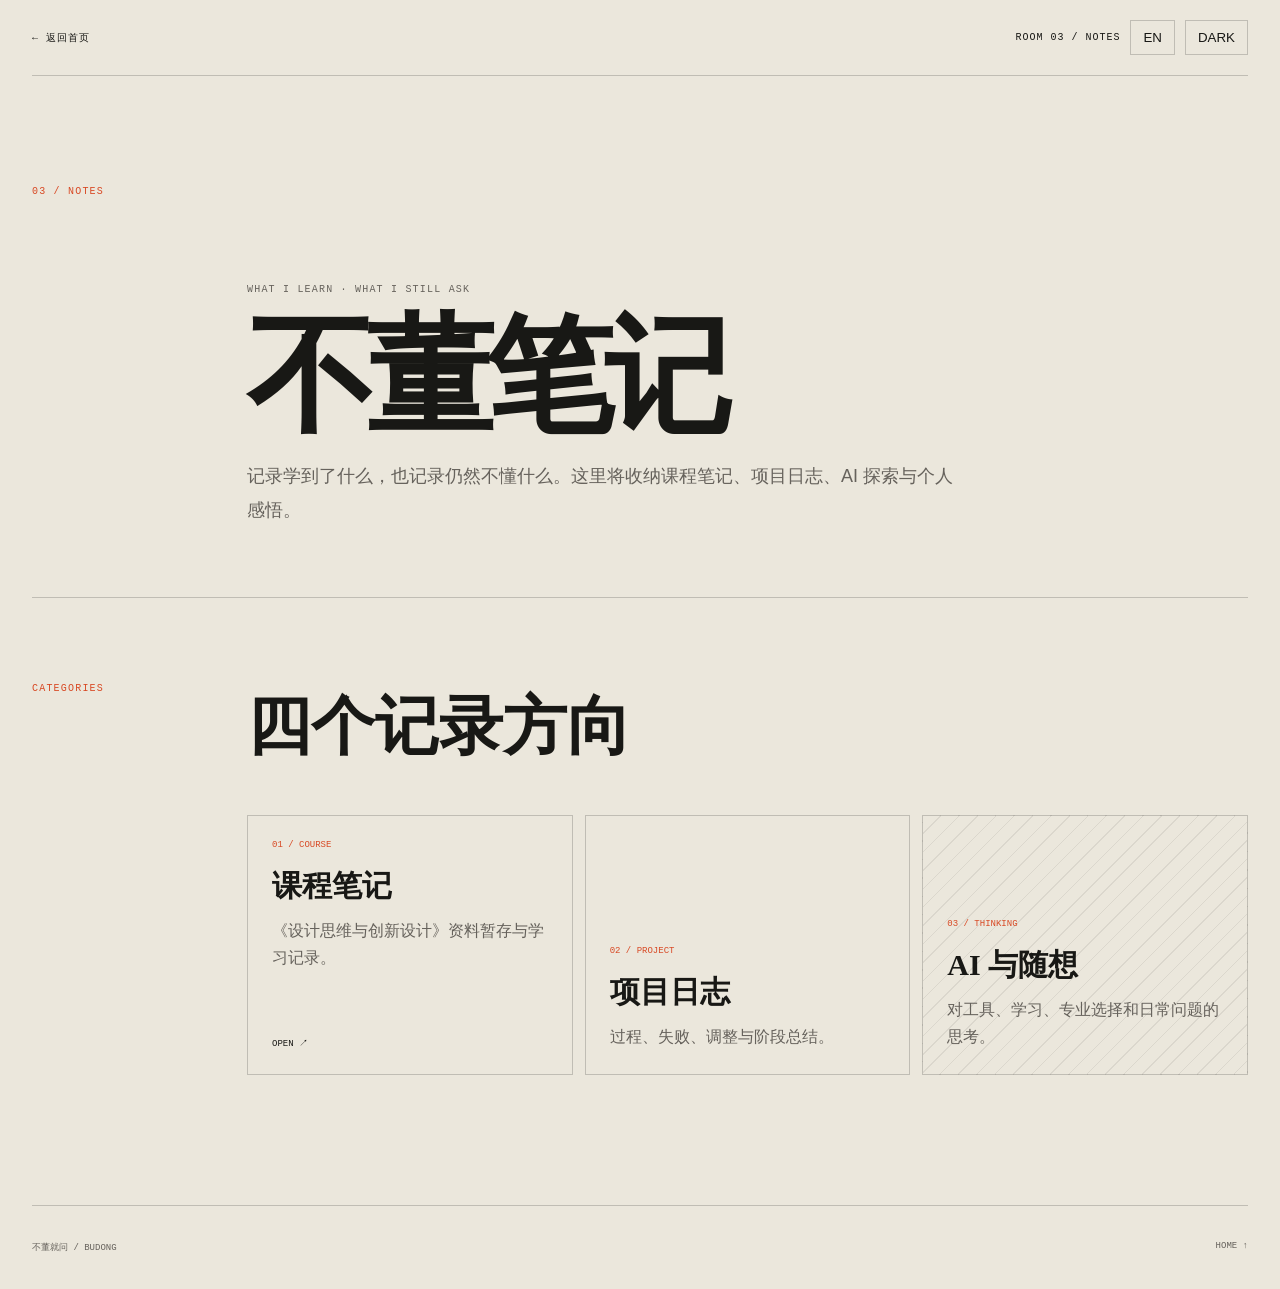
<file: notes/index.html>
<!doctype html><html lang="zh-CN" data-theme="dark" data-edit-version="notes-v1"><head><meta charset="utf-8"><meta name="viewport" content="width=device-width,initial-scale=1"><meta name="description" content="不董笔记：课程、项目、AI 与个人思考。"><title>不董笔记 · 董卓然</title><link rel="stylesheet" href="../room.css"></head><body>
<div class="edit-hotzone" aria-hidden="true"></div><div class="edit-tools"><button class="edit-toggle">编辑</button><button class="export-button">导出 HTML</button></div><nav class="room-nav shell"><a href="../">← <span data-i18n data-zh="返回首页" data-en="BACK HOME">返回首页</span></a><div><span>ROOM 03 / NOTES</span><button id="langToggle">EN</button><button id="themeToggle"><span>LIGHT</span></button></div></nav>
<main><section class="room-hero shell"><span class="room-no">03 / NOTES</span><div><small>WHAT I LEARN · WHAT I STILL ASK</small><h1 data-edit-id="notes-title" data-i18n data-zh="不董笔记" data-en="BUDONG NOTES">不董笔记</h1><p data-edit-id="notes-desc" data-i18n data-zh="记录学到了什么，也记录仍然不懂什么。这里将收纳课程笔记、项目日志、AI 探索与个人感悟。" data-en="Recording what I learned—and what I still do not understand. A home for course notes, project logs, AI explorations and personal reflections.">记录学到了什么，也记录仍然不懂什么。这里将收纳课程笔记、项目日志、AI 探索与个人感悟。</p></div></section>
<section class="room-content shell"><header><span class="room-no">CATEGORIES</span><h2 data-i18n data-zh="四个记录方向" data-en="FOUR DIRECTIONS">四个记录方向</h2></header><div class="shelves"><a class="shelf" href="design-thinking/"><small>01 / COURSE</small><h3 data-i18n data-zh="课程笔记" data-en="COURSE NOTES">课程笔记</h3><p data-i18n data-zh="《设计思维与创新设计》资料暂存与学习记录。" data-en="A working archive for Design Thinking and Innovation Design.">《设计思维与创新设计》资料暂存与学习记录。</p><b>OPEN ↗</b></a><article class="shelf"><small>02 / PROJECT</small><h3 data-i18n data-zh="项目日志" data-en="PROJECT LOGS">项目日志</h3><p data-i18n data-zh="过程、失败、调整与阶段总结。" data-en="Process, failures, adjustments and milestones.">过程、失败、调整与阶段总结。</p></article><article class="shelf placeholder"><small>03 / THINKING</small><h3 data-i18n data-zh="AI 与随想" data-en="AI & REFLECTIONS">AI 与随想</h3><p data-i18n data-zh="对工具、学习、专业选择和日常问题的思考。" data-en="Thoughts on tools, learning, direction and everyday questions.">对工具、学习、专业选择和日常问题的思考。</p></article></div></section></main><footer class="room-footer shell"><span>不董就问 / BUDONG</span><a href="../">HOME ↑</a></footer><script src="../script.js"></script></body></html>
</file>
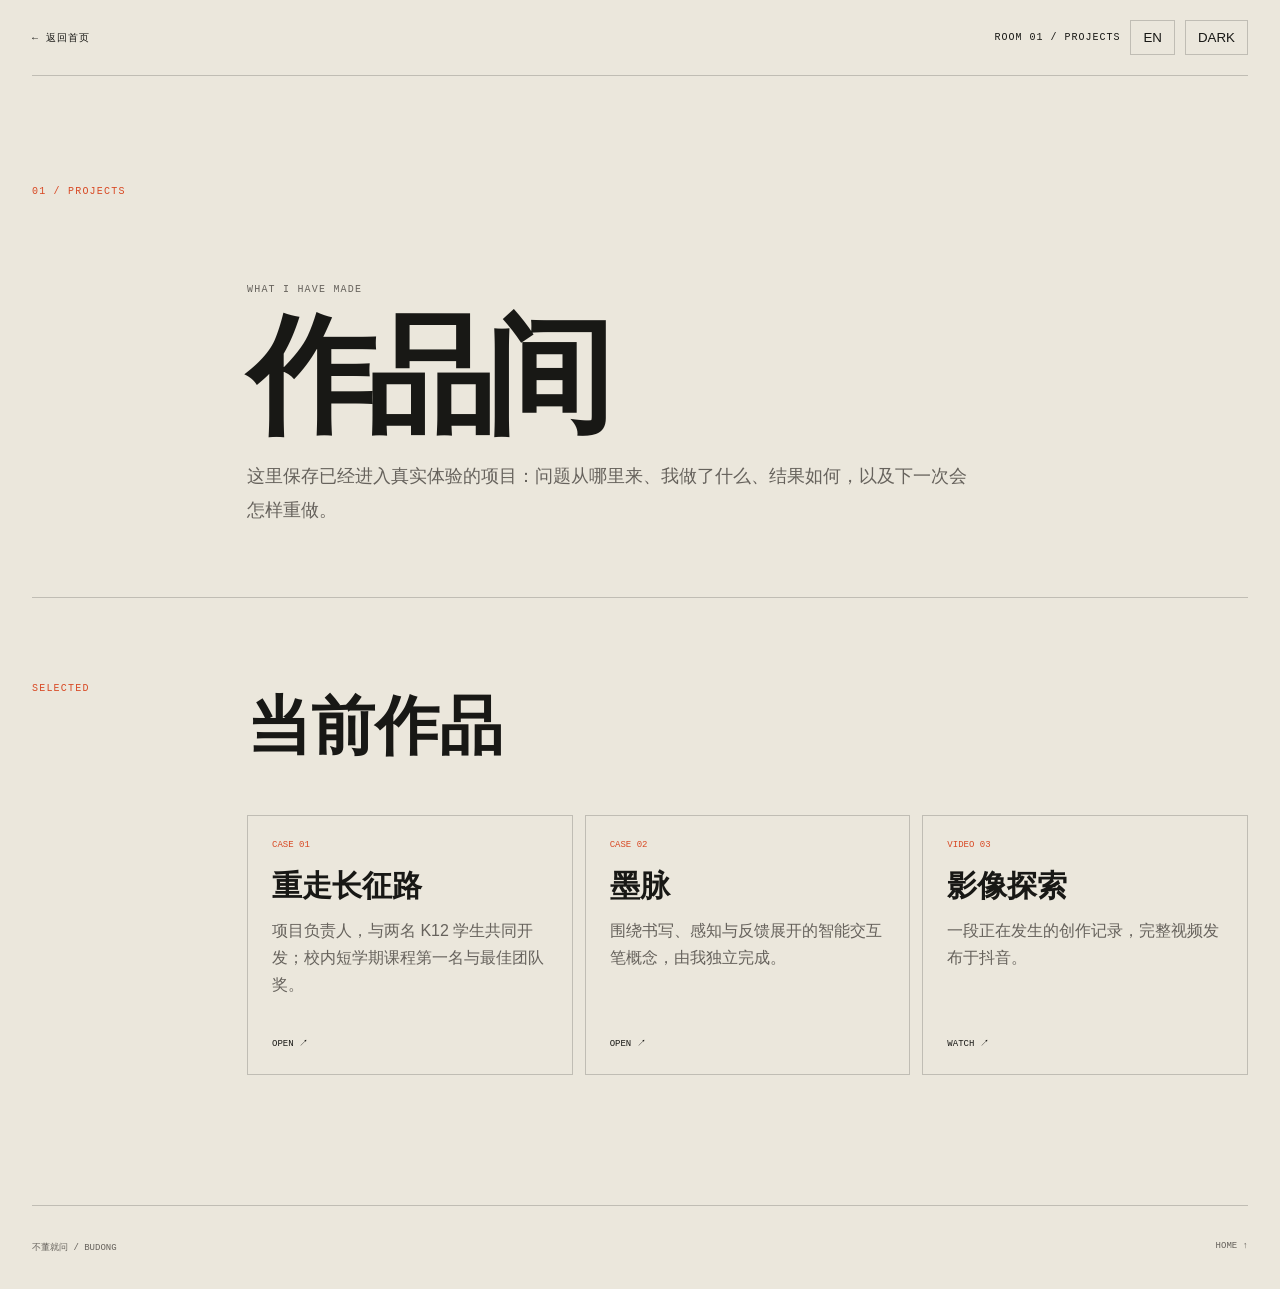
<file: projects/index.html>
<!doctype html><html lang="zh-CN" data-theme="dark" data-edit-version="projects-v1"><head><meta charset="utf-8"><meta name="viewport" content="width=device-width,initial-scale=1"><meta name="description" content="董卓然的项目案例与实践作品。"><title>作品间 · 不董就问</title><link rel="stylesheet" href="../room.css"></head><body>
<div class="edit-hotzone" aria-hidden="true"></div><div class="edit-tools"><button class="edit-toggle">编辑</button><button class="export-button">导出 HTML</button></div>
<nav class="room-nav shell"><a href="../">← <span data-i18n data-zh="返回首页" data-en="BACK HOME">返回首页</span></a><div><span>ROOM 01 / PROJECTS</span><button id="langToggle">EN</button><button id="themeToggle"><span>LIGHT</span></button></div></nav>
<main><section class="room-hero shell"><span class="room-no">01 / PROJECTS</span><div><small>WHAT I HAVE MADE</small><h1 data-edit-id="projects-title" data-i18n data-zh="作品间" data-en="PROJECT ROOM">作品间</h1><p data-edit-id="projects-desc" data-i18n data-zh="这里保存已经进入真实体验的项目：问题从哪里来、我做了什么、结果如何，以及下一次会怎样重做。" data-en="A home for projects that reached real experience: where the question began, what I did, what happened, and how I would rebuild it.">这里保存已经进入真实体验的项目：问题从哪里来、我做了什么、结果如何，以及下一次会怎样重做。</p></div></section>
<section class="room-content shell"><header><span class="room-no">SELECTED</span><h2 data-i18n data-zh="当前作品" data-en="CURRENT WORK">当前作品</h2></header><div class="shelves">
<a class="shelf" href="https://niuchen476-svg.github.io/huozi-project/#/" target="_blank" rel="noreferrer"><small>CASE 01</small><h3 data-i18n data-zh="重走长征路" data-en="RETRACING THE LONG MARCH">重走长征路</h3><p data-i18n data-zh="项目负责人，与两名 K12 学生共同开发；校内短学期课程第一名与最佳团队奖。" data-en="Project lead, built with two K12 students; first place and Best Team Award.">项目负责人，与两名 K12 学生共同开发；校内短学期课程第一名与最佳团队奖。</p><b>OPEN ↗</b></a>
<a class="shelf" href="https://github.com/niuchen476-svg/Smart-Electronic-Pen" target="_blank" rel="noreferrer"><small>CASE 02</small><h3 data-i18n data-zh="墨脉" data-en="INK-PULSE">墨脉</h3><p data-i18n data-zh="围绕书写、感知与反馈展开的智能交互笔概念，由我独立完成。" data-en="An independently developed smart-pen concept exploring handwriting, sensing and feedback.">围绕书写、感知与反馈展开的智能交互笔概念，由我独立完成。</p><b>OPEN ↗</b></a>
<a class="shelf" href="https://www.douyin.com/video/7651877997843079808" target="_blank" rel="noreferrer"><small>VIDEO 03</small><h3 data-i18n data-zh="影像探索" data-en="VIDEO EXPLORATION">影像探索</h3><p data-i18n data-zh="一段正在发生的创作记录，完整视频发布于抖音。" data-en="An ongoing creative record, with the full video published on Douyin.">一段正在发生的创作记录，完整视频发布于抖音。</p><b>WATCH ↗</b></a>
</div></section></main><footer class="room-footer shell"><span>不董就问 / BUDONG</span><a href="../">HOME ↑</a></footer><script src="../script.js"></script></body></html>
</file>
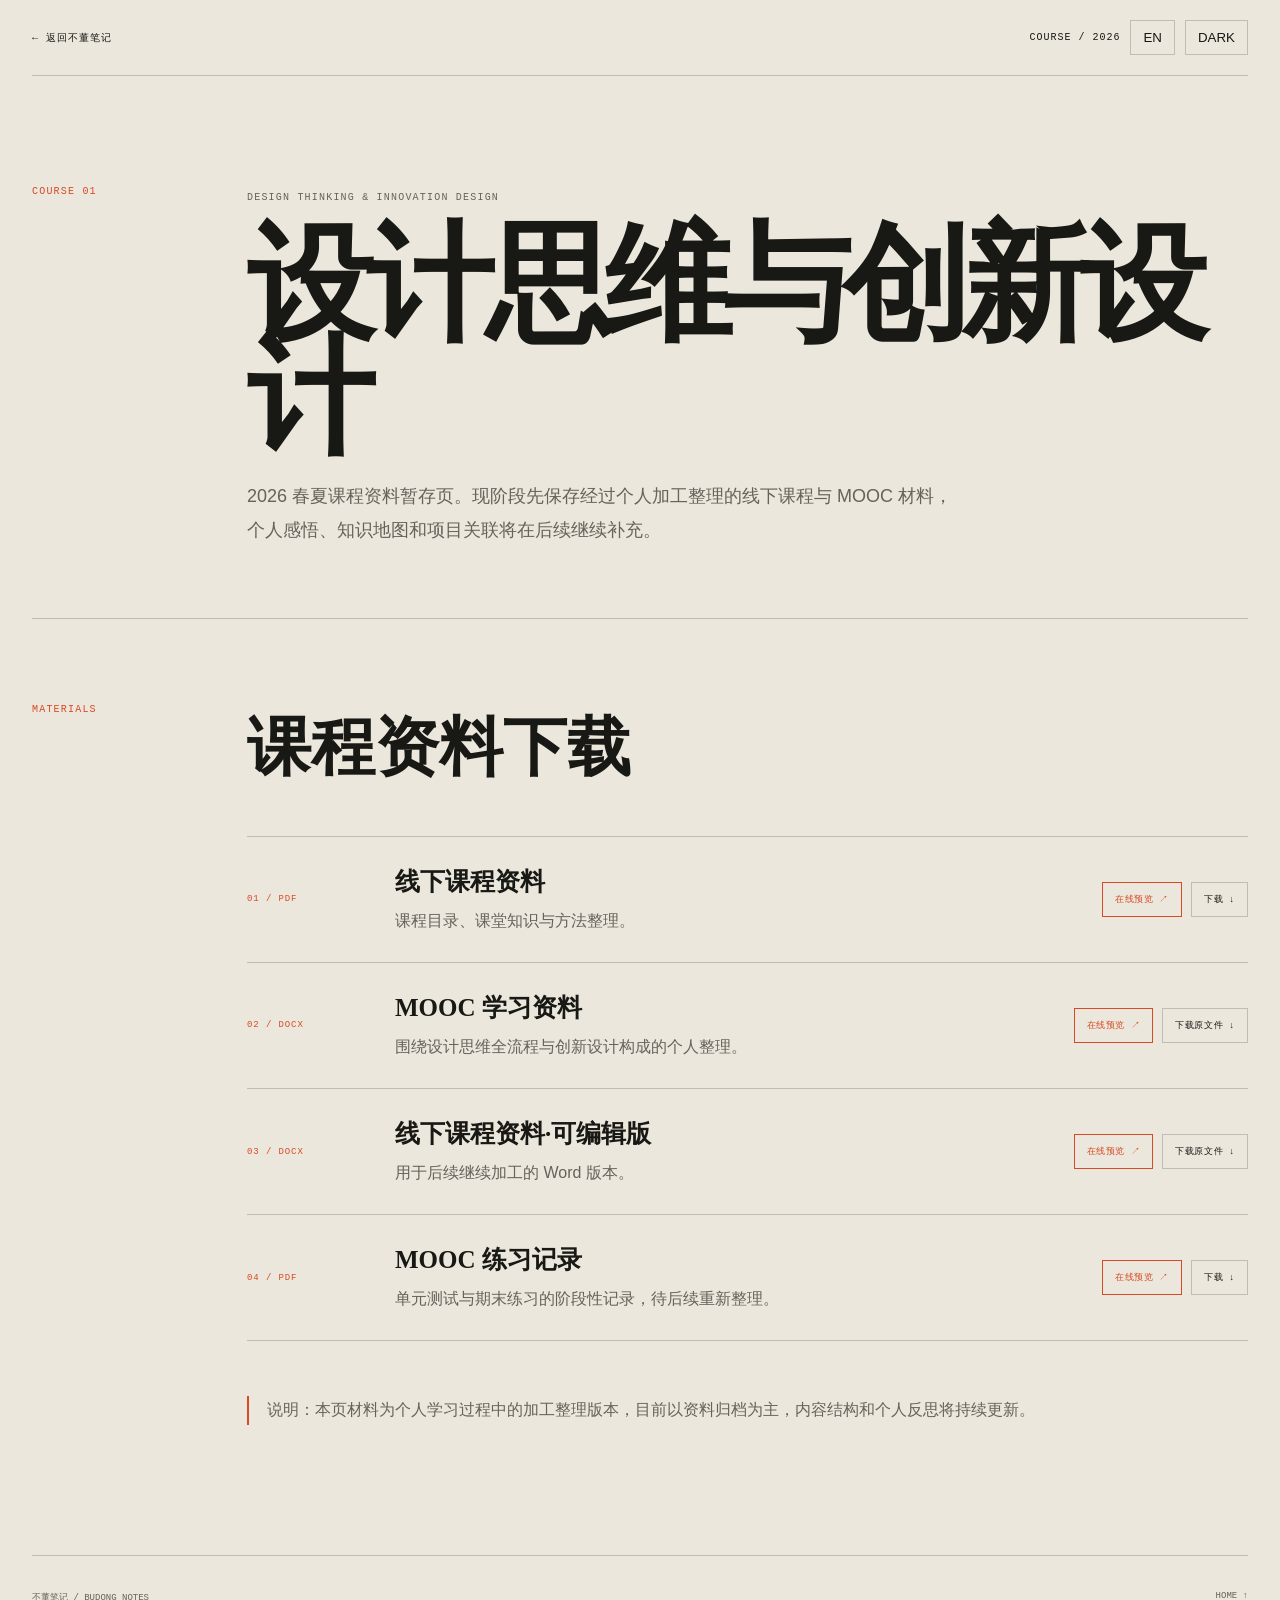
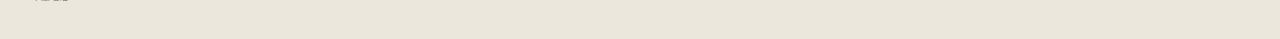
<file: notes/design-thinking/index.html>
<!doctype html><html lang="zh-CN" data-theme="dark" data-edit-version="design-thinking-v1"><head><meta charset="utf-8"><meta name="viewport" content="width=device-width,initial-scale=1"><meta name="description" content="董卓然的《设计思维与创新设计》课程资料与学习记录。"><title>设计思维与创新设计 · 不董笔记</title><link rel="stylesheet" href="../../room.css"></head><body>
<div class="edit-hotzone" aria-hidden="true"></div><div class="edit-tools"><button class="edit-toggle">编辑</button><button class="export-button">导出 HTML</button></div>
<nav class="room-nav shell"><a href="../">← <span data-i18n data-zh="返回不董笔记" data-en="BACK TO NOTES">返回不董笔记</span></a><div><span>COURSE / 2026</span><button id="langToggle">EN</button><button id="themeToggle"><span>LIGHT</span></button></div></nav>
<main><section class="room-hero shell"><span class="room-no">COURSE 01</span><div><small>DESIGN THINKING & INNOVATION DESIGN</small><h1 data-edit-id="course-title" data-i18n data-zh="设计思维与创新设计" data-en="DESIGN THINKING & INNOVATION DESIGN">设计思维与创新设计</h1><p data-edit-id="course-desc" data-i18n data-zh="2026 春夏课程资料暂存页。现阶段先保存经过个人加工整理的线下课程与 MOOC 材料，个人感悟、知识地图和项目关联将在后续继续补充。" data-en="A working archive for the Spring–Summer 2026 course. It currently preserves personally processed offline-course and MOOC materials; reflections, knowledge maps and project connections will be added later.">2026 春夏课程资料暂存页。现阶段先保存经过个人加工整理的线下课程与 MOOC 材料，个人感悟、知识地图和项目关联将在后续继续补充。</p></div></section>
<section class="room-content shell"><header><span class="room-no">MATERIALS</span><h2 data-i18n data-zh="课程资料下载" data-en="COURSE MATERIALS">课程资料下载</h2></header><div class="resource-list">
<article class="resource"><span>01 / PDF</span><div><h3 data-i18n data-zh="线下课程资料" data-en="OFFLINE COURSE NOTES">线下课程资料</h3><p data-i18n data-zh="课程目录、课堂知识与方法整理。" data-en="Course outline, classroom knowledge and methods.">课程目录、课堂知识与方法整理。</p></div><div class="resource-actions"><a href="../../assets/courses/design-thinking/offline-course-notes.pdf" target="_blank" rel="noreferrer" data-i18n data-zh="在线预览 ↗" data-en="PREVIEW ↗">在线预览 ↗</a><a href="../../assets/courses/design-thinking/offline-course-notes.pdf" download="线下课程资料.pdf" data-i18n data-zh="下载 ↓" data-en="DOWNLOAD ↓">下载 ↓</a></div></article>
<article class="resource"><span>02 / DOCX</span><div><h3 data-i18n data-zh="MOOC 学习资料" data-en="MOOC STUDY NOTES">MOOC 学习资料</h3><p data-i18n data-zh="围绕设计思维全流程与创新设计构成的个人整理。" data-en="Personal notes on the design-thinking process and innovation-design dimensions.">围绕设计思维全流程与创新设计构成的个人整理。</p></div><div class="resource-actions"><a href="../../assets/courses/design-thinking/mooc-notes-preview.pdf" target="_blank" rel="noreferrer" data-i18n data-zh="在线预览 ↗" data-en="PREVIEW ↗">在线预览 ↗</a><a href="../../assets/courses/design-thinking/mooc-notes.docx" download="MOOC上的资料.docx" data-i18n data-zh="下载原文件 ↓" data-en="DOWNLOAD DOCX ↓">下载原文件 ↓</a></div></article>
<article class="resource"><span>03 / DOCX</span><div><h3 data-i18n data-zh="线下课程资料·可编辑版" data-en="OFFLINE NOTES · EDITABLE">线下课程资料·可编辑版</h3><p data-i18n data-zh="用于后续继续加工的 Word 版本。" data-en="Editable Word source for future refinement.">用于后续继续加工的 Word 版本。</p></div><div class="resource-actions"><a href="../../assets/courses/design-thinking/offline-notes-preview.pdf" target="_blank" rel="noreferrer" data-i18n data-zh="在线预览 ↗" data-en="PREVIEW ↗">在线预览 ↗</a><a href="../../assets/courses/design-thinking/offline-course-notes.docx" download="线下课程资料.docx" data-i18n data-zh="下载原文件 ↓" data-en="DOWNLOAD DOCX ↓">下载原文件 ↓</a></div></article>
<article class="resource"><span>04 / PDF</span><div><h3 data-i18n data-zh="MOOC 练习记录" data-en="MOOC EXERCISE RECORD">MOOC 练习记录</h3><p data-i18n data-zh="单元测试与期末练习的阶段性记录，待后续重新整理。" data-en="A working record of unit and final exercises, pending further organization.">单元测试与期末练习的阶段性记录，待后续重新整理。</p></div><div class="resource-actions"><a href="../../assets/courses/design-thinking/mooc-exercises.pdf" target="_blank" rel="noreferrer" data-i18n data-zh="在线预览 ↗" data-en="PREVIEW ↗">在线预览 ↗</a><a href="../../assets/courses/design-thinking/mooc-exercises.pdf" download="MOOC题目.pdf" data-i18n data-zh="下载 ↓" data-en="DOWNLOAD ↓">下载 ↓</a></div></article>
</div><p class="course-note" data-edit-id="course-note" data-i18n data-zh="说明：本页材料为个人学习过程中的加工整理版本，目前以资料归档为主，内容结构和个人反思将持续更新。" data-en="Note: These are personally processed learning materials. The current page serves mainly as an archive; structure and personal reflections will continue to evolve.">说明：本页材料为个人学习过程中的加工整理版本，目前以资料归档为主，内容结构和个人反思将持续更新。</p></section></main>
<footer class="room-footer shell"><span>不董笔记 / BUDONG NOTES</span><a href="../../">HOME ↑</a></footer><script src="../../script.js"></script></body></html>
</file>
<file: style.css>
:root{--bg:#11110f;--surface:#1b1b18;--text:#f2eee4;--muted:#aaa69d;--line:rgba(242,238,228,.18);--accent:#ee5b32;--lime:#c8ff47;--shadow:rgba(0,0,0,.35)}
:root[data-theme="light"]{--bg:#ebe7dc;--surface:#f5f1e8;--text:#181815;--muted:#66625c;--line:rgba(24,24,21,.2);--accent:#d84924;--lime:#6f8700;--shadow:rgba(67,59,44,.14)}
*{box-sizing:border-box}html{scroll-behavior:smooth;background:var(--bg)}body{margin:0;background:var(--bg);color:var(--text);font-family:"Noto Sans SC","Source Han Sans SC","PingFang SC","Microsoft YaHei",sans-serif;transition:background .35s,color .35s}a{color:inherit;text-decoration:none}button{font:inherit}.shell{width:min(1440px,calc(100% - 64px));margin-inline:auto}.meta,.section-no,.eyebrow,.project-no,figcaption,.scroll-note,.nav-links,.nav-actions,.practice small{font-family:"JetBrains Mono","SFMono-Regular",Consolas,monospace;letter-spacing:.09em}
.nav{position:fixed;z-index:50;top:18px;left:50%;transform:translateX(-50%);display:grid;grid-template-columns:1fr auto 1fr;align-items:center;padding:11px 13px 11px 18px;border:1px solid var(--line);border-radius:6px;background:color-mix(in srgb,var(--bg) 80%,transparent);backdrop-filter:blur(18px)}.wordmark{display:flex;align-items:baseline;gap:10px;width:max-content}.wordmark strong{font-family:"Noto Serif SC","Songti SC",serif}.wordmark small{font:9px "JetBrains Mono",monospace;color:var(--muted)}.nav-links{display:flex;gap:28px;font-size:10px}.nav-links a{color:var(--muted)}.nav-actions{justify-self:end;display:flex;gap:8px}.mini-button,.theme-button{height:34px;border:1px solid var(--line);border-radius:4px;background:transparent;color:var(--text);cursor:pointer}.mini-button{width:40px}.theme-button{display:flex;align-items:center;gap:8px;padding:0 12px;font-size:9px}.theme-button i{width:7px;height:7px;border-radius:50%;background:var(--lime);box-shadow:0 0 0 3px color-mix(in srgb,var(--lime) 18%,transparent)}
.hero{min-height:100svh;padding:120px 0 58px;position:relative;display:grid;grid-template-columns:1.05fr .72fr;gap:42px;align-items:center;overflow:hidden}.hero-grid{position:absolute;z-index:0;inset:35% -10% -28%;opacity:.3;transform:perspective(650px) rotateX(65deg);transform-origin:top;background-image:linear-gradient(var(--line) 1px,transparent 1px),linear-gradient(90deg,var(--line) 1px,transparent 1px);background-size:68px 68px;mask-image:linear-gradient(to bottom,transparent,#000 24%,transparent 95%)}.hero-copy,.portrait{position:relative;z-index:1}.meta{margin:0 0 58px;color:var(--muted);font-size:10px}.hero h1{margin:0;font-family:"Arial Narrow","Noto Sans SC",sans-serif;font-size:clamp(90px,12vw,190px);font-weight:900;letter-spacing:-.09em;line-height:.72}.hero h1 span{display:block}.hero h1 .outline{margin-left:13%;color:transparent;-webkit-text-stroke:1.5px var(--text)}.tagline{max-width:680px;margin:58px 0 32px;font-family:"Noto Serif SC","Songti SC",serif;font-size:clamp(22px,2.4vw,38px);line-height:1.42}.hero-actions{display:flex;gap:8px}.button{min-height:54px;padding:0 22px;border:1px solid var(--line);display:inline-flex;align-items:center;justify-content:space-between;gap:34px;font:11px "JetBrains Mono",monospace;transition:.2s}.button:hover{transform:translateY(-3px)}.button.primary{background:var(--accent);border-color:var(--accent);color:#fff}.portrait{height:min(74vh,780px);margin:0;border:1px solid var(--line);background:var(--surface);box-shadow:0 30px 90px var(--shadow);overflow:hidden}.portrait>img{width:100%;height:100%;object-fit:cover;object-position:center 55%;filter:saturate(.86) contrast(1.02);transition:transform .8s ease}.portrait:hover>img{transform:scale(1.025)}.portrait:after{content:"";position:absolute;inset:0;background:linear-gradient(to top,rgba(12,12,10,.78),transparent 38%);pointer-events:none}.portrait figcaption{position:absolute;z-index:2;left:17px;right:17px;bottom:16px;display:flex;justify-content:space-between;color:#fff;font-size:9px}.portrait-mark{position:absolute;z-index:2;right:18px;top:18px;width:88px;height:88px;border:1px solid rgba(255,255,255,.55);border-radius:50%;display:grid;place-items:center;text-align:center;color:#fff;font:8px/1.45 "JetBrains Mono",monospace;letter-spacing:.1em;background:rgba(20,20,17,.2);backdrop-filter:blur(8px)}.scroll-note{position:absolute;z-index:2;right:0;bottom:18px;color:var(--muted);font-size:8px}
.profile{padding:150px 0;border-top:1px solid var(--line);display:grid;grid-template-columns:170px 1fr 270px;gap:44px}.section-no{color:var(--muted);font-size:9px}.eyebrow{margin:0 0 25px;color:var(--accent);font-size:10px}.profile h2,.section-header h2,.practice h2,.archive h2,.contact h2{margin:0;white-space:pre-line;font-family:"Noto Serif SC","Songti SC",serif;font-weight:600;letter-spacing:-.045em}.profile h2{font-size:clamp(38px,5vw,76px);line-height:1.15}.bio-grid{display:grid;grid-template-columns:1fr 1fr;gap:40px;margin-top:54px;color:var(--muted);line-height:1.9}.focus-card{margin:0;border-top:2px solid var(--lime)}.focus-card img{width:100%;height:200px;object-fit:cover;object-position:center 58%;filter:saturate(.7)}.focus-card p{margin:16px 0;display:flex;flex-direction:column;gap:9px}.focus-card small{font:8px "JetBrains Mono",monospace;color:var(--muted);letter-spacing:.1em}.focus-card strong{font-size:14px;line-height:1.5}
.projects{padding:120px 0}.section-header{display:grid;grid-template-columns:170px 1fr 340px;gap:44px;align-items:end;margin-bottom:88px}.section-header h2{font-size:clamp(50px,7vw,104px);line-height:.96}.section-header>p:last-child{margin:0;color:var(--muted);line-height:1.8}.project{display:grid;grid-template-columns:1.14fr .86fr;gap:48px;padding:28px 0 118px;border-top:1px solid var(--line);min-height:680px}.project-reverse{grid-template-columns:.86fr 1.14fr}.project-image{position:relative;margin:0;min-height:600px;overflow:hidden;background:var(--surface);box-shadow:0 30px 80px var(--shadow)}.project-image img{position:absolute;width:100%;height:100%;object-fit:cover;filter:saturate(.78) contrast(1.05);transition:.8s}.project-image:hover img{transform:scale(1.035);filter:saturate(1)}.project-image figcaption{position:absolute;left:15px;right:15px;bottom:15px;padding:11px 13px;background:rgba(15,15,13,.75);color:#fff;backdrop-filter:blur(10px);font-size:8px}.project-info{align-self:center}.project-no{margin-bottom:28px;color:var(--accent);font-size:9px}.project h3{margin:0 0 23px;font-family:"Noto Serif SC","Songti SC",serif;font-size:clamp(43px,5.5vw,86px);line-height:1;letter-spacing:-.05em}.lead{max-width:650px;color:var(--muted);font-size:17px;line-height:1.8}.project dl{margin:40px 0}.project dl div{display:grid;grid-template-columns:82px 1fr;padding:14px 0;border-top:1px solid var(--line)}.project dt{color:var(--muted);font:8px "JetBrains Mono",monospace;letter-spacing:.1em}.project dd{margin:0;line-height:1.55}.text-link{display:inline-flex;gap:26px;border-bottom:1px solid var(--text);padding-bottom:8px;font:11px "JetBrains Mono",monospace}.muted{color:var(--muted);border-color:var(--line)}.upcoming{min-height:500px;padding-bottom:38px}.upcoming-art{position:relative;min-height:470px;display:grid;place-items:center;overflow:hidden;background:repeating-linear-gradient(135deg,transparent 0 12px,color-mix(in srgb,var(--line) 55%,transparent) 12px 13px),var(--surface)}.upcoming-art span{position:absolute;left:18px;bottom:-48px;color:transparent;-webkit-text-stroke:1px var(--line);font:270px/1 "Arial Narrow",sans-serif}.upcoming-art b{width:90px;height:90px;border:1px solid var(--line);border-radius:50%;display:grid;place-items:center;color:var(--lime)}
.practice{padding:145px 0;border-top:1px solid var(--line);display:grid;grid-template-columns:170px .82fr 1.18fr;gap:44px}.practice h2{font-size:clamp(48px,6.4vw,96px);line-height:1.05}.practice-list{border-top:1px solid var(--line)}.practice-list>div{display:grid;grid-template-columns:48px 1fr 180px;gap:18px;padding:28px 0;border-bottom:1px solid var(--line)}.practice-list span{color:var(--accent);font:10px "JetBrains Mono",monospace}.practice-list h3{margin:0 0 10px;font-family:"Noto Serif SC",serif;font-size:23px}.practice-list p{grid-column:2;color:var(--muted);line-height:1.7;margin:0}.practice-list small{grid-column:3;grid-row:1/3;color:var(--muted);font-size:8px;line-height:1.6}
.archive{margin-top:70px;margin-bottom:155px;min-height:360px;padding:55px;display:grid;grid-template-columns:1fr auto;align-items:end;background:var(--accent);color:#fff;box-shadow:0 30px 90px var(--shadow)}.archive .section-no{color:rgba(255,255,255,.7)}.archive h2{margin:38px 0 22px;font-size:clamp(46px,6vw,88px);line-height:1}.archive p{max-width:700px;color:rgba(255,255,255,.78);line-height:1.8}.archive>a{width:125px;height:125px;border:1px solid rgba(255,255,255,.75);border-radius:50%;display:grid;place-items:center;font:9px "JetBrains Mono",monospace;transition:.25s}.archive>a:hover{transform:rotate(-7deg) scale(1.04);background:#fff;color:var(--accent)}.contact{padding:145px 0 88px;border-top:1px solid var(--line)}.contact .eyebrow{margin-top:76px}.contact h2{font-size:clamp(60px,9vw,132px);line-height:.95}.contact-links{display:flex;gap:34px;flex-wrap:wrap;margin-top:76px}.contact-links a{padding-bottom:10px;border-bottom:1px solid var(--line);font:11px "JetBrains Mono",monospace}.footer{padding:36px 0 48px;border-top:1px solid var(--line);display:grid;grid-template-columns:1fr auto 1fr;align-items:end;color:var(--muted);font:8px/1.5 "JetBrains Mono",monospace;letter-spacing:.08em}.footer div{display:flex;flex-direction:column;gap:4px}.footer strong{color:var(--text);font:15px "Noto Serif SC",serif}.footer p{margin:0}.footer>a{justify-self:end}
.edit-hotzone{position:fixed;z-index:1000;top:0;left:0;width:88px;height:62px}.edit-tools{position:fixed;z-index:1001;top:10px;left:10px;display:flex;gap:6px;opacity:0;pointer-events:none;transform:translateY(-8px);transition:.2s}.edit-hotzone:hover+.edit-tools,.edit-tools:hover,.edit-tools.visible{opacity:1;pointer-events:auto;transform:none}.edit-tools button{border:1px solid rgba(255,255,255,.22);border-radius:4px;padding:8px 11px;background:#1a1a17;color:#fff;font-size:11px;cursor:pointer}.editing [contenteditable="true"]{outline:1px dashed var(--accent);outline-offset:5px}.editing [contenteditable="true"]:focus{outline-style:solid;background:color-mix(in srgb,var(--accent) 8%,transparent)}
.reveal{animation:reveal .8s cubic-bezier(.2,.7,.2,1) both}.delay-1{animation-delay:.12s}.delay-2{animation-delay:.24s}@keyframes reveal{from{opacity:0;transform:translateY(28px)}to{opacity:1;transform:none}}
@media(max-width:900px){.shell{width:min(100% - 32px,720px)}.nav{top:10px;grid-template-columns:1fr auto}.nav-links,.wordmark small,.theme-button span{display:none}.theme-button{width:38px;padding:0;justify-content:center}.hero{padding-top:100px;grid-template-columns:1fr;gap:30px}.hero-copy{order:1}.portrait{order:0;height:54svh}.meta{margin-bottom:28px}.hero h1{font-size:clamp(80px,27vw,155px)}.tagline{margin:40px 0 28px}.profile,.section-header,.project,.project-reverse,.practice{grid-template-columns:1fr}.profile,.practice{padding:100px 0;gap:35px}.bio-grid{grid-template-columns:1fr;margin-top:35px}.focus-card{display:grid;grid-template-columns:120px 1fr;gap:18px}.focus-card img{height:120px}.section-header{gap:24px;margin-bottom:58px}.project,.project-reverse{min-height:auto;gap:32px;padding-bottom:88px}.project-image,.upcoming-art{min-height:68vw;order:0}.project-info{order:1}.practice-list>div{grid-template-columns:38px 1fr}.practice-list small{grid-column:2;grid-row:auto}.archive{padding:32px;grid-template-columns:1fr;gap:40px}.archive>a{width:100px;height:100px}.contact{padding-top:100px}.contact-links{margin-top:48px;flex-direction:column;align-items:flex-start}.footer{grid-template-columns:1fr auto}.footer p{display:none}}
@media(max-width:520px){.hero h1{font-size:25vw}.portrait{height:56svh}.tagline{font-size:22px}.hero-actions{flex-wrap:wrap}.button{width:100%}.project-image,.upcoming-art{min-height:100vw}.project dl div{grid-template-columns:68px 1fr}.archive{margin-inline:12px}.edit-tools{display:none}}
@media(prefers-reduced-motion:reduce){*,*::before,*::after{animation-duration:.01ms!important;animation-iteration-count:1!important;scroll-behavior:auto!important;transition-duration:.01ms!important}}
@media print{.nav,.edit-hotzone,.edit-tools,.scroll-note{display:none!important}}
.rooms{padding:145px 0;border-top:1px solid var(--line)}.rooms-header{display:grid;grid-template-columns:170px 1fr 340px;gap:44px;align-items:end;margin-bottom:72px}.rooms-header h2{margin:0;font-family:"Noto Serif SC","Songti SC",serif;font-size:clamp(48px,6vw,92px);font-weight:600;line-height:1.02;letter-spacing:-.05em}.rooms-header>p:last-child{margin:0;color:var(--muted);line-height:1.8}.room-grid{display:grid;grid-template-columns:1.15fr .85fr;gap:12px}.room-card{position:relative;min-height:330px;padding:28px;border:1px solid var(--line);overflow:hidden;display:flex;flex-direction:column;justify-content:flex-end;transition:transform .3s,border-color .3s,background .3s}.room-card:before{content:"";position:absolute;inset:0;background:linear-gradient(135deg,transparent 55%,color-mix(in srgb,var(--accent) 14%,transparent));opacity:0;transition:.3s}.room-card:hover{transform:translateY(-7px);border-color:var(--accent);background:var(--surface)}.room-card:hover:before{opacity:1}.room-card>span{position:absolute;top:18px;right:24px;color:transparent;-webkit-text-stroke:1px var(--line);font:900 110px/1 "Arial Narrow",sans-serif}.room-card small,.room-card b{position:relative;font:9px "JetBrains Mono",monospace;letter-spacing:.1em}.room-card small{color:var(--accent)}.room-card h3{position:relative;margin:16px 0 12px;font-family:"Noto Serif SC","Songti SC",serif;font-size:clamp(38px,4vw,64px);line-height:1}.room-card p{position:relative;max-width:420px;margin:0 0 35px;color:var(--muted);line-height:1.7}.room-card b{position:absolute;right:28px;bottom:28px}.room-lab,.room-life{min-height:270px}.room-notes{background:var(--surface)}
@media(max-width:900px){.rooms{padding:100px 0}.rooms-header,.room-grid{grid-template-columns:1fr}.rooms-header{gap:24px;margin-bottom:48px}.room-card,.room-lab,.room-life{min-height:280px}}
@media(max-width:520px){.room-card{min-height:250px;padding:22px}.room-card>span{font-size:82px}.room-card b{right:22px;bottom:22px}}

/* Reference-led refinement: linked personal narrative, quiet status log, one motion language. */
.skip-link{position:fixed;z-index:2000;left:16px;top:12px;padding:10px 14px;background:var(--accent);color:#fff;transform:translateY(-150%);transition:.2s}.skip-link:focus{transform:none}a:focus-visible,button:focus-visible{outline:2px solid var(--lime);outline-offset:4px}
.bio-story{max-width:920px;margin-top:54px;color:var(--muted);font-family:"Noto Serif SC","Songti SC",serif;font-size:clamp(17px,1.5vw,22px);line-height:1.9}.bio-story p{margin:0 0 18px}.bio-story a{color:var(--text);border-bottom:1px solid var(--accent);transition:.2s}.bio-story a:hover{color:var(--accent)}
.now{padding:38px 0 120px;display:grid;grid-template-columns:170px 1fr;gap:44px}.now-list{border-top:1px solid var(--line)}.now-list a{display:grid;grid-template-columns:150px 1fr auto;gap:22px;align-items:center;padding:21px 0;border-bottom:1px solid var(--line);transition:padding .25s,background .25s}.now-list a:hover{padding-inline:16px;background:var(--surface)}.now-list small{color:var(--accent);font:9px "JetBrains Mono",monospace;letter-spacing:.08em}.now-list strong{font-family:"Noto Serif SC","Songti SC",serif;font-size:20px;font-weight:500}.now-list span{color:var(--muted)}
.archive-links{display:flex;gap:10px}.archive-links a{width:125px;height:125px;border:1px solid rgba(255,255,255,.75);border-radius:50%;display:grid;place-items:center;text-align:center;font:9px "JetBrains Mono",monospace;transition:.25s}.archive-links a:hover{transform:rotate(-7deg) scale(1.04);background:#fff;color:var(--accent)}
.js .observe{opacity:0;transform:translateY(34px);transition:opacity .75s cubic-bezier(.2,.7,.2,1),transform .75s cubic-bezier(.2,.7,.2,1)}.js .observe.in-view{opacity:1;transform:none}
@media(max-width:900px){.bio-story{margin-top:35px}.now{grid-template-columns:1fr;padding:20px 0 90px;gap:20px}.archive-links a{width:100px;height:100px}}
@media(max-width:520px){.archive-links{flex-wrap:wrap}.now-list a{grid-template-columns:1fr auto;gap:8px}.now-list small{grid-column:1/-1}}
</file>
<file: room.css>
:root{--bg:#11110f;--surface:#1b1b18;--text:#f2eee4;--muted:#aaa69d;--line:rgba(242,238,228,.18);--accent:#ee5b32;--lime:#c8ff47}
:root[data-theme="light"]{--bg:#ebe7dc;--surface:#f5f1e8;--text:#181815;--muted:#66625c;--line:rgba(24,24,21,.2);--accent:#d84924;--lime:#6f8700}
*{box-sizing:border-box}html{background:var(--bg)}body{margin:0;background:var(--bg);color:var(--text);font-family:"Noto Sans SC","Source Han Sans SC","PingFang SC","Microsoft YaHei",sans-serif;transition:.3s}a{color:inherit;text-decoration:none}.shell{width:min(1280px,calc(100% - 64px));margin:auto}.room-nav{height:76px;display:flex;align-items:center;justify-content:space-between;border-bottom:1px solid var(--line)}.room-nav>a,.room-nav div{font:10px "JetBrains Mono",Consolas,monospace;letter-spacing:.1em}.room-nav div{display:flex;align-items:center;gap:10px}.room-nav button{border:1px solid var(--line);background:transparent;color:var(--text);padding:9px 12px;cursor:pointer}.room-hero{min-height:58vh;padding:110px 0 70px;display:grid;grid-template-columns:170px 1fr;gap:45px;align-items:end;border-bottom:1px solid var(--line)}.room-no{align-self:start;color:var(--accent);font:10px "JetBrains Mono",monospace;letter-spacing:.12em}.room-hero small{color:var(--muted);font:10px "JetBrains Mono",monospace;letter-spacing:.12em}.room-hero h1{max-width:1000px;margin:25px 0;font-family:"Noto Serif SC","Songti SC",serif;font-size:clamp(65px,10vw,150px);font-weight:600;line-height:.88;letter-spacing:-.07em}.room-hero p{max-width:720px;margin:0;color:var(--muted);font-size:18px;line-height:1.9}.room-content{padding:85px 0 130px}.room-content>header{display:grid;grid-template-columns:170px 1fr;gap:45px;margin-bottom:45px}.room-content h2{margin:0;font-family:"Noto Serif SC","Songti SC",serif;font-size:clamp(36px,5vw,68px)}.shelves{display:grid;grid-template-columns:repeat(3,1fr);gap:12px;margin-left:215px}.shelf{min-height:260px;padding:24px;border:1px solid var(--line);display:flex;flex-direction:column;justify-content:flex-end;transition:.25s}.shelf:hover{border-color:var(--accent);transform:translateY(-5px);background:var(--surface)}.shelf small{color:var(--accent);font:9px "JetBrains Mono",monospace}.shelf h3{margin:16px 0 10px;font-family:"Noto Serif SC","Songti SC",serif;font-size:30px}.shelf p{margin:0;color:var(--muted);line-height:1.7}.shelf b{margin-top:auto;padding-top:35px;font:9px "JetBrains Mono",monospace}.shelf.placeholder{background:repeating-linear-gradient(135deg,transparent 0 12px,color-mix(in srgb,var(--line) 40%,transparent) 12px 13px)}.room-footer{padding:35px 0;border-top:1px solid var(--line);display:flex;justify-content:space-between;color:var(--muted);font:9px "JetBrains Mono",monospace}.edit-hotzone{position:fixed;z-index:1000;top:0;left:0;width:88px;height:62px}.edit-tools{position:fixed;z-index:1001;top:10px;left:10px;display:flex;gap:6px;opacity:0;pointer-events:none}.edit-hotzone:hover+.edit-tools,.edit-tools:hover,.edit-tools.visible{opacity:1;pointer-events:auto}.edit-tools button{border:1px solid #555;background:#1a1a17;color:#fff;padding:8px}.editing [contenteditable="true"]{outline:1px dashed var(--accent);outline-offset:5px}
@media(max-width:800px){.shell{width:min(100% - 32px,680px)}.room-hero{grid-template-columns:1fr;gap:25px;padding-top:70px}.room-content>header{grid-template-columns:1fr;gap:18px}.shelves{margin-left:0;grid-template-columns:1fr}.room-nav span{display:none}}
@media(max-width:520px){.room-hero h1{font-size:19vw}.edit-tools{display:none}.room-footer{flex-direction:column;gap:12px}}
@media(prefers-reduced-motion:reduce){*,*::before,*::after{transition-duration:.01ms!important;animation-duration:.01ms!important}}
.resource-list{margin-left:215px;border-top:1px solid var(--line)}.resource{display:grid;grid-template-columns:120px 1fr auto;gap:28px;align-items:center;padding:28px 0;border-bottom:1px solid var(--line);transition:.25s}.resource:hover{padding-inline:18px;background:var(--surface)}.resource>span{font:9px "JetBrains Mono",monospace;letter-spacing:.1em;color:var(--accent)}.resource h3{margin:0 0 9px;font-family:"Noto Serif SC","Songti SC",serif;font-size:25px}.resource p{margin:0;color:var(--muted);line-height:1.7}.resource-actions{display:flex;gap:9px;flex-wrap:wrap;justify-content:flex-end}.resource-actions a{padding:10px 12px;border:1px solid var(--line);font:9px "JetBrains Mono",monospace;letter-spacing:.06em;white-space:nowrap}.resource-actions a:first-child{border-color:var(--accent);color:var(--accent)}.course-note{max-width:850px;margin:55px 0 0 215px;padding-left:18px;border-left:2px solid var(--accent);color:var(--muted);line-height:1.8}
@media(max-width:800px){.resource-list,.course-note{margin-left:0}.resource{grid-template-columns:1fr;gap:12px}.resource>span{grid-column:1/-1}.resource h3{font-size:22px}.resource-actions{justify-content:flex-start}.room-hero h1{overflow-wrap:anywhere;word-break:break-word}}
</file>
